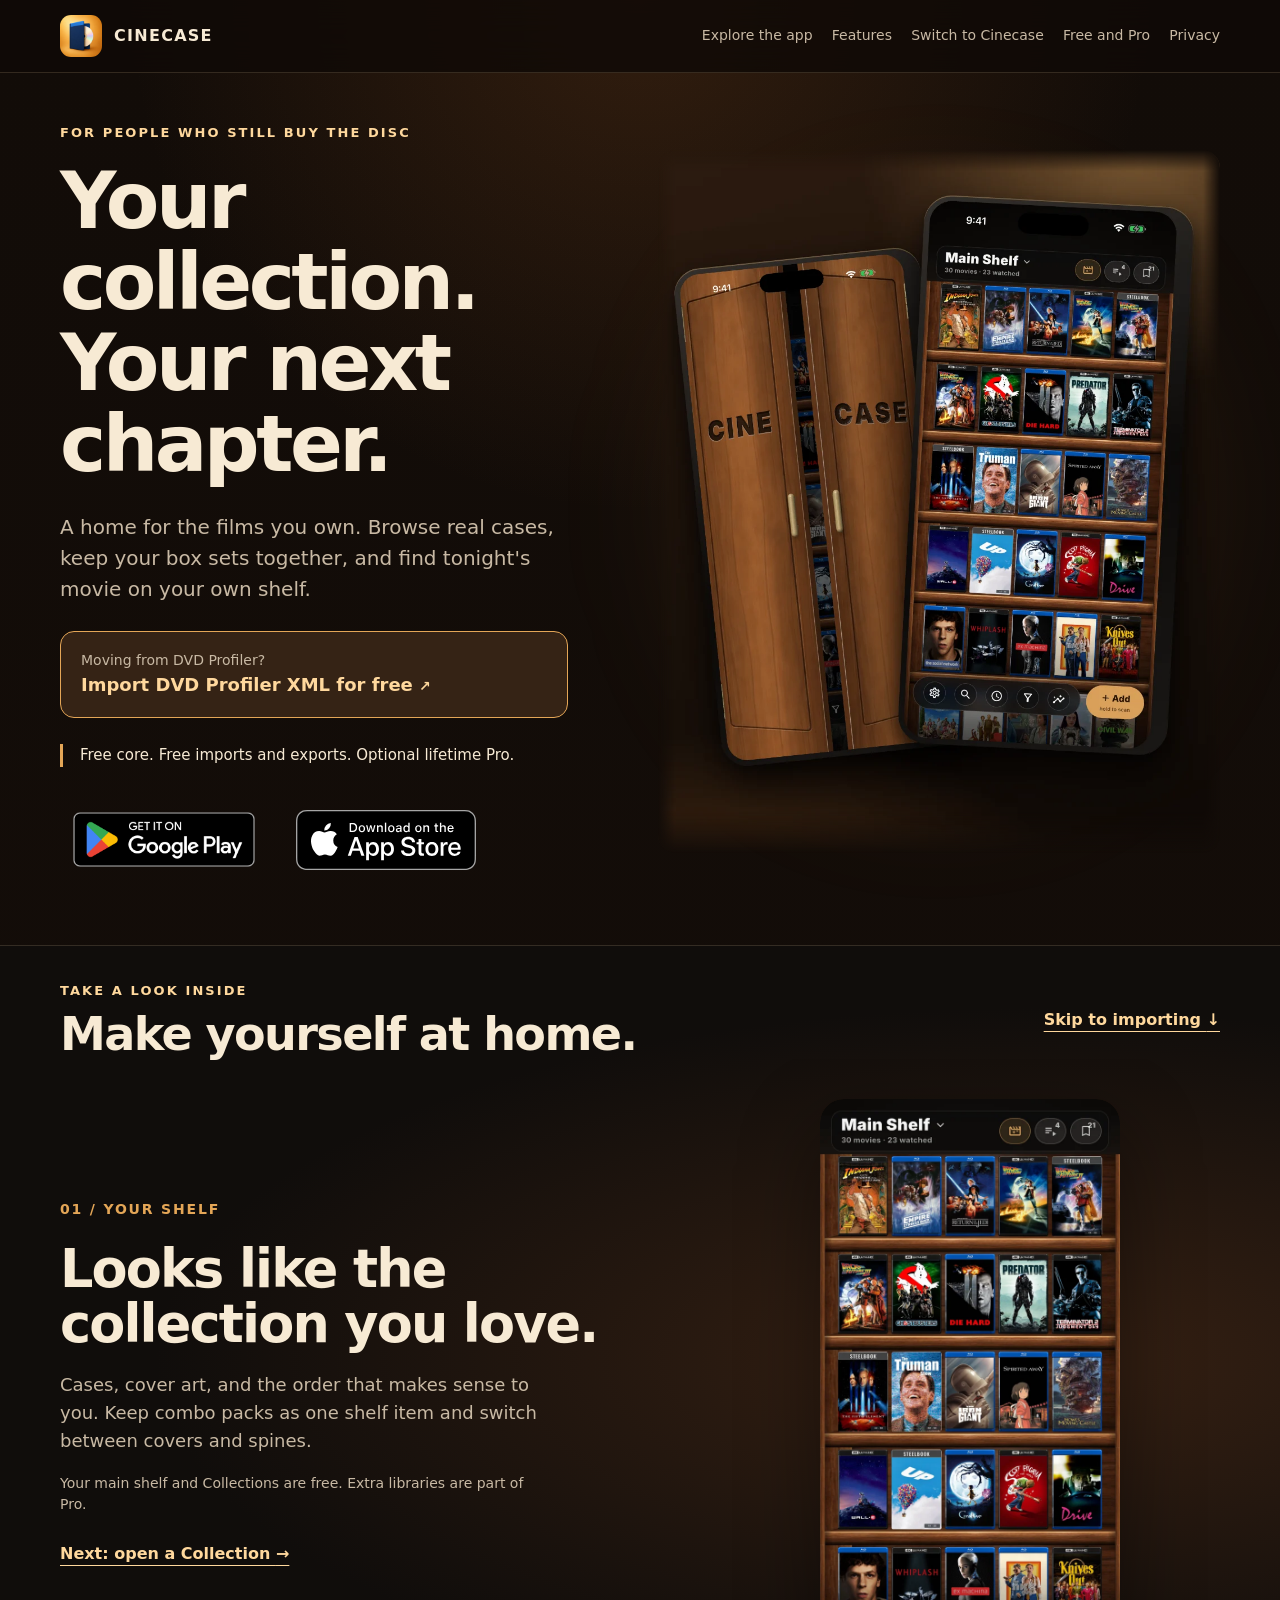
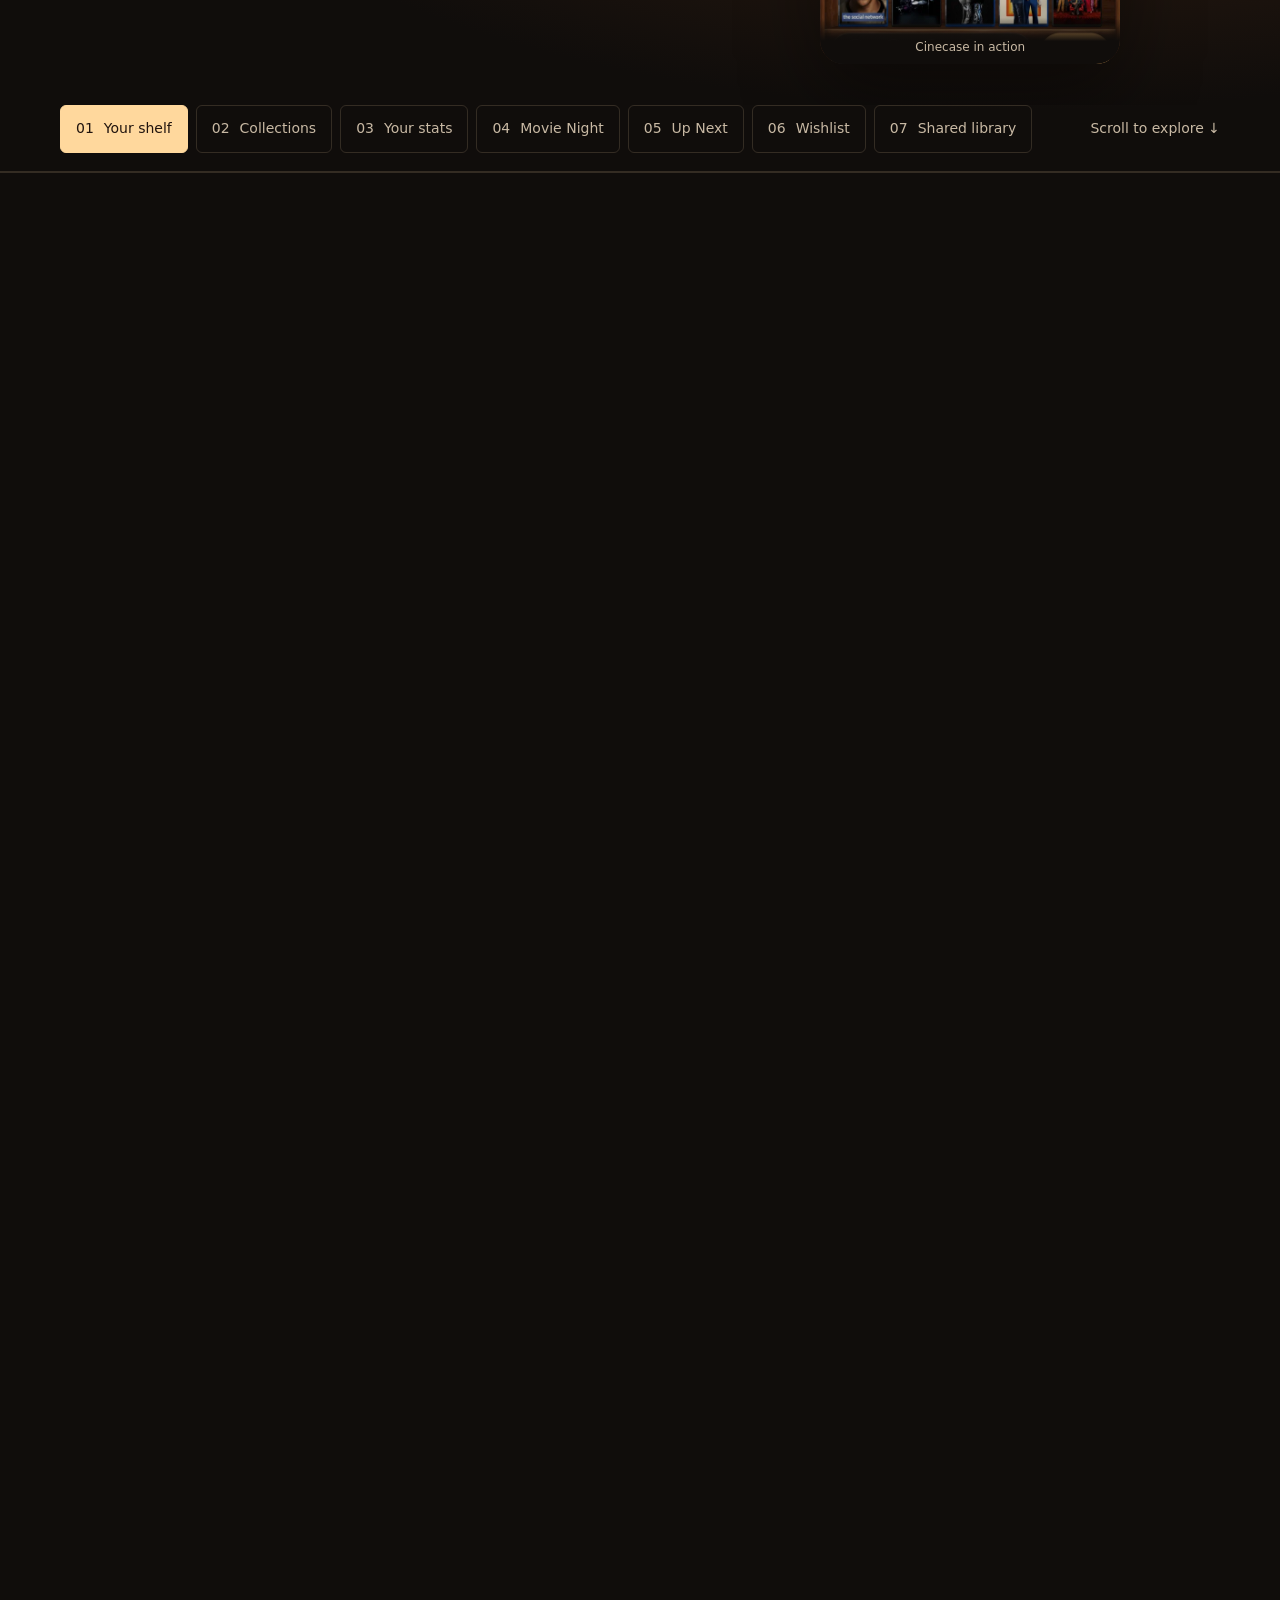
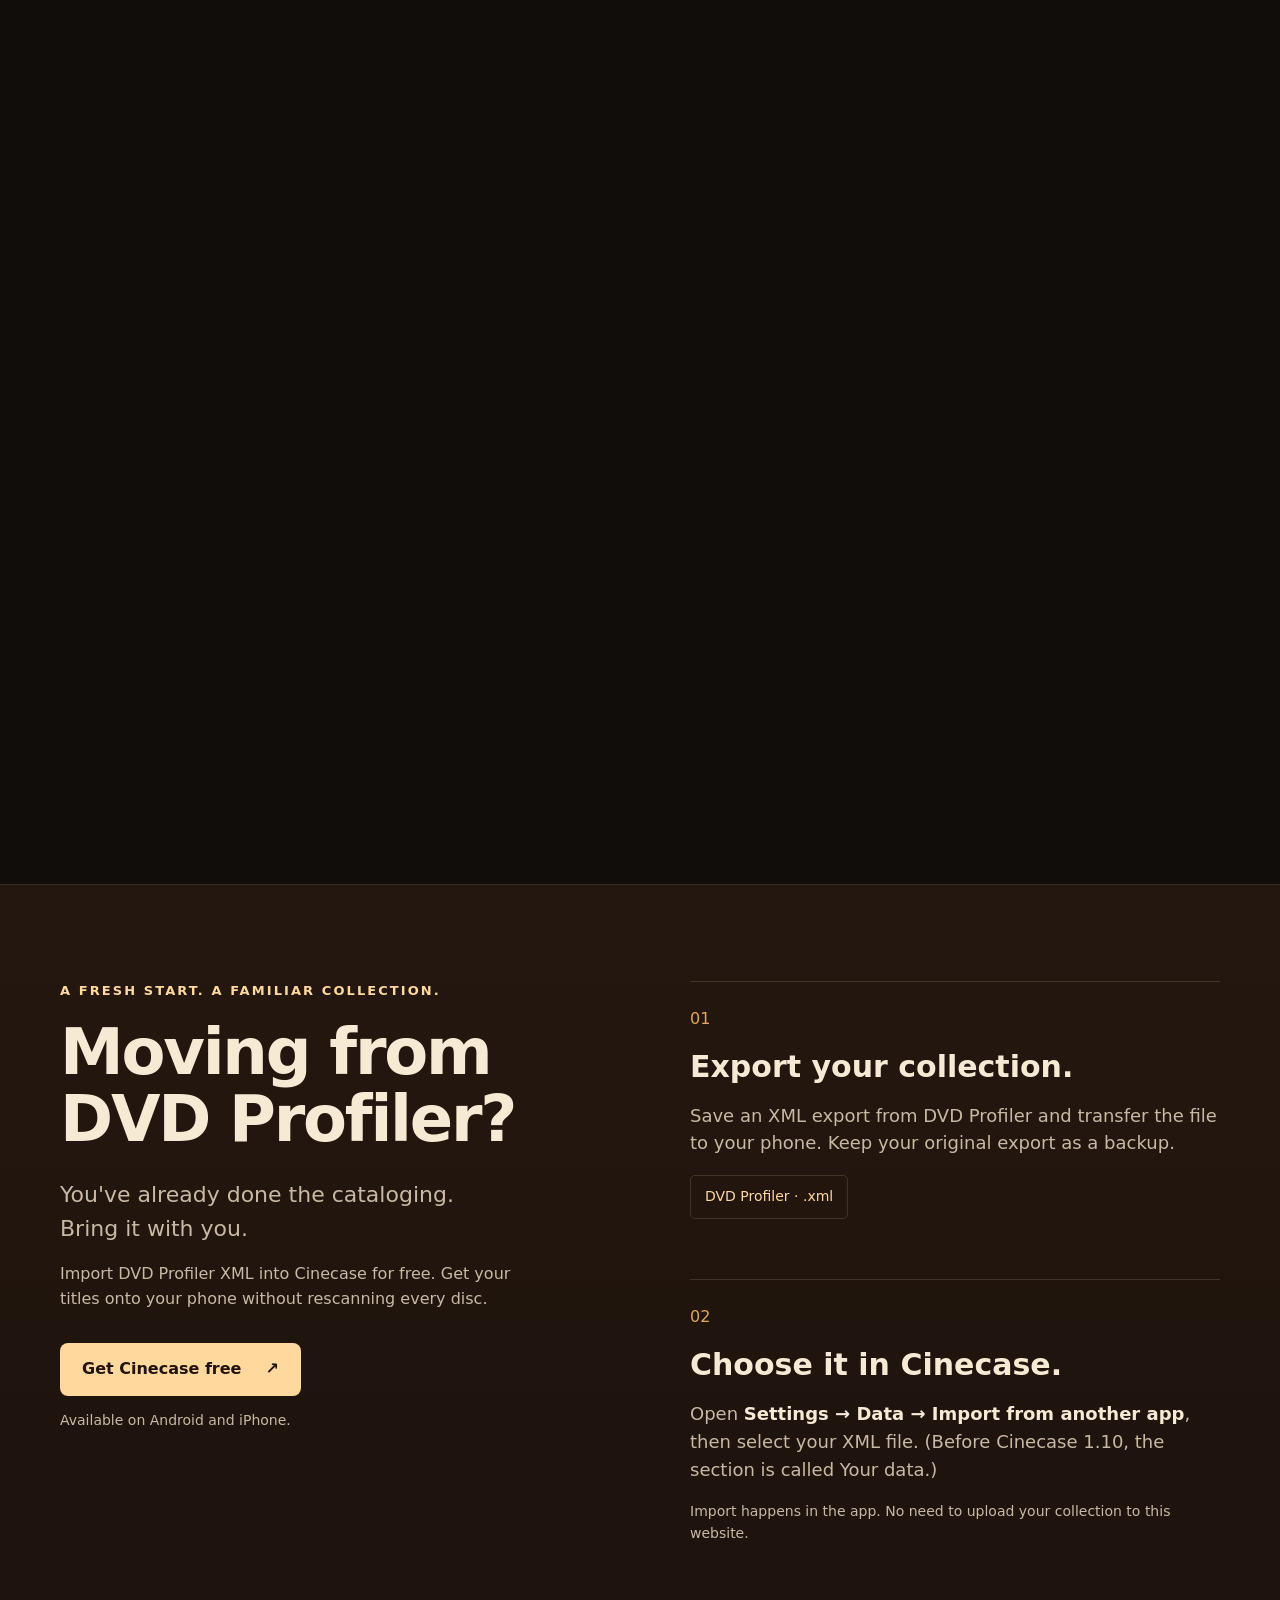
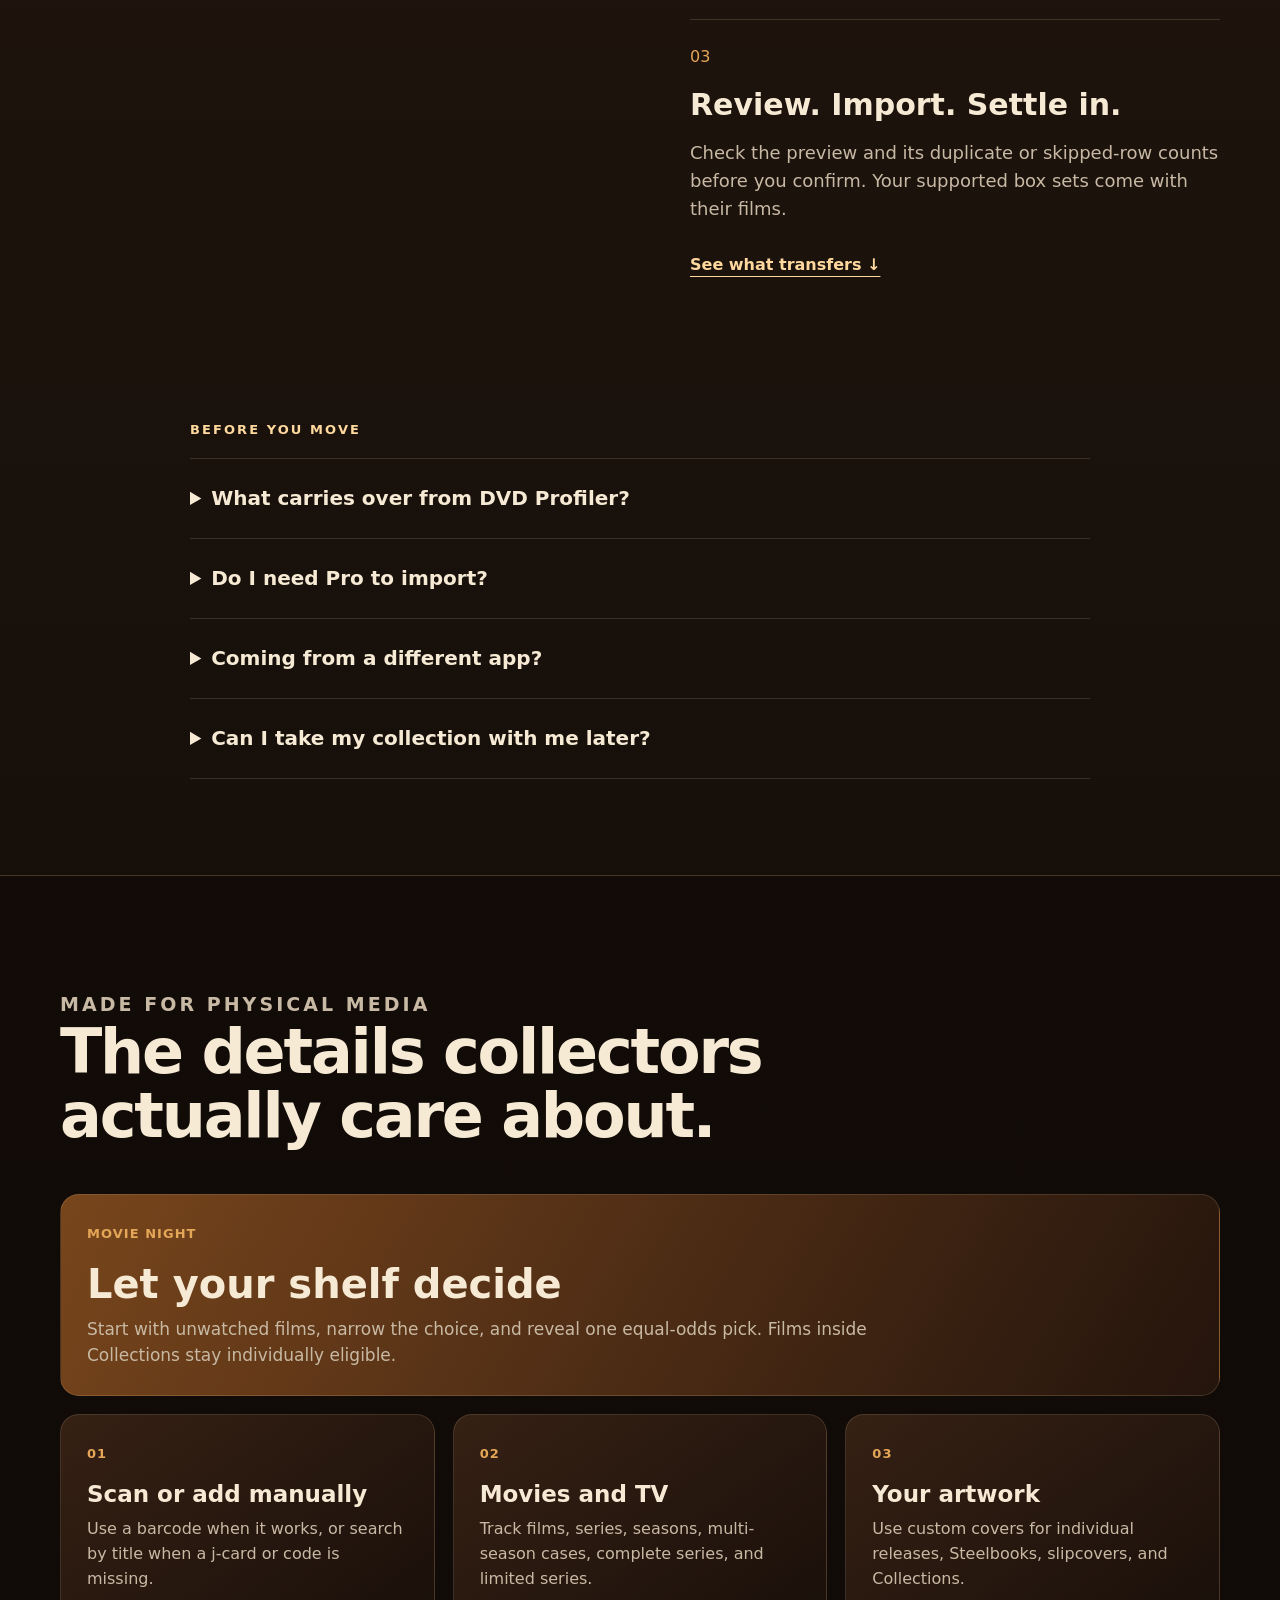
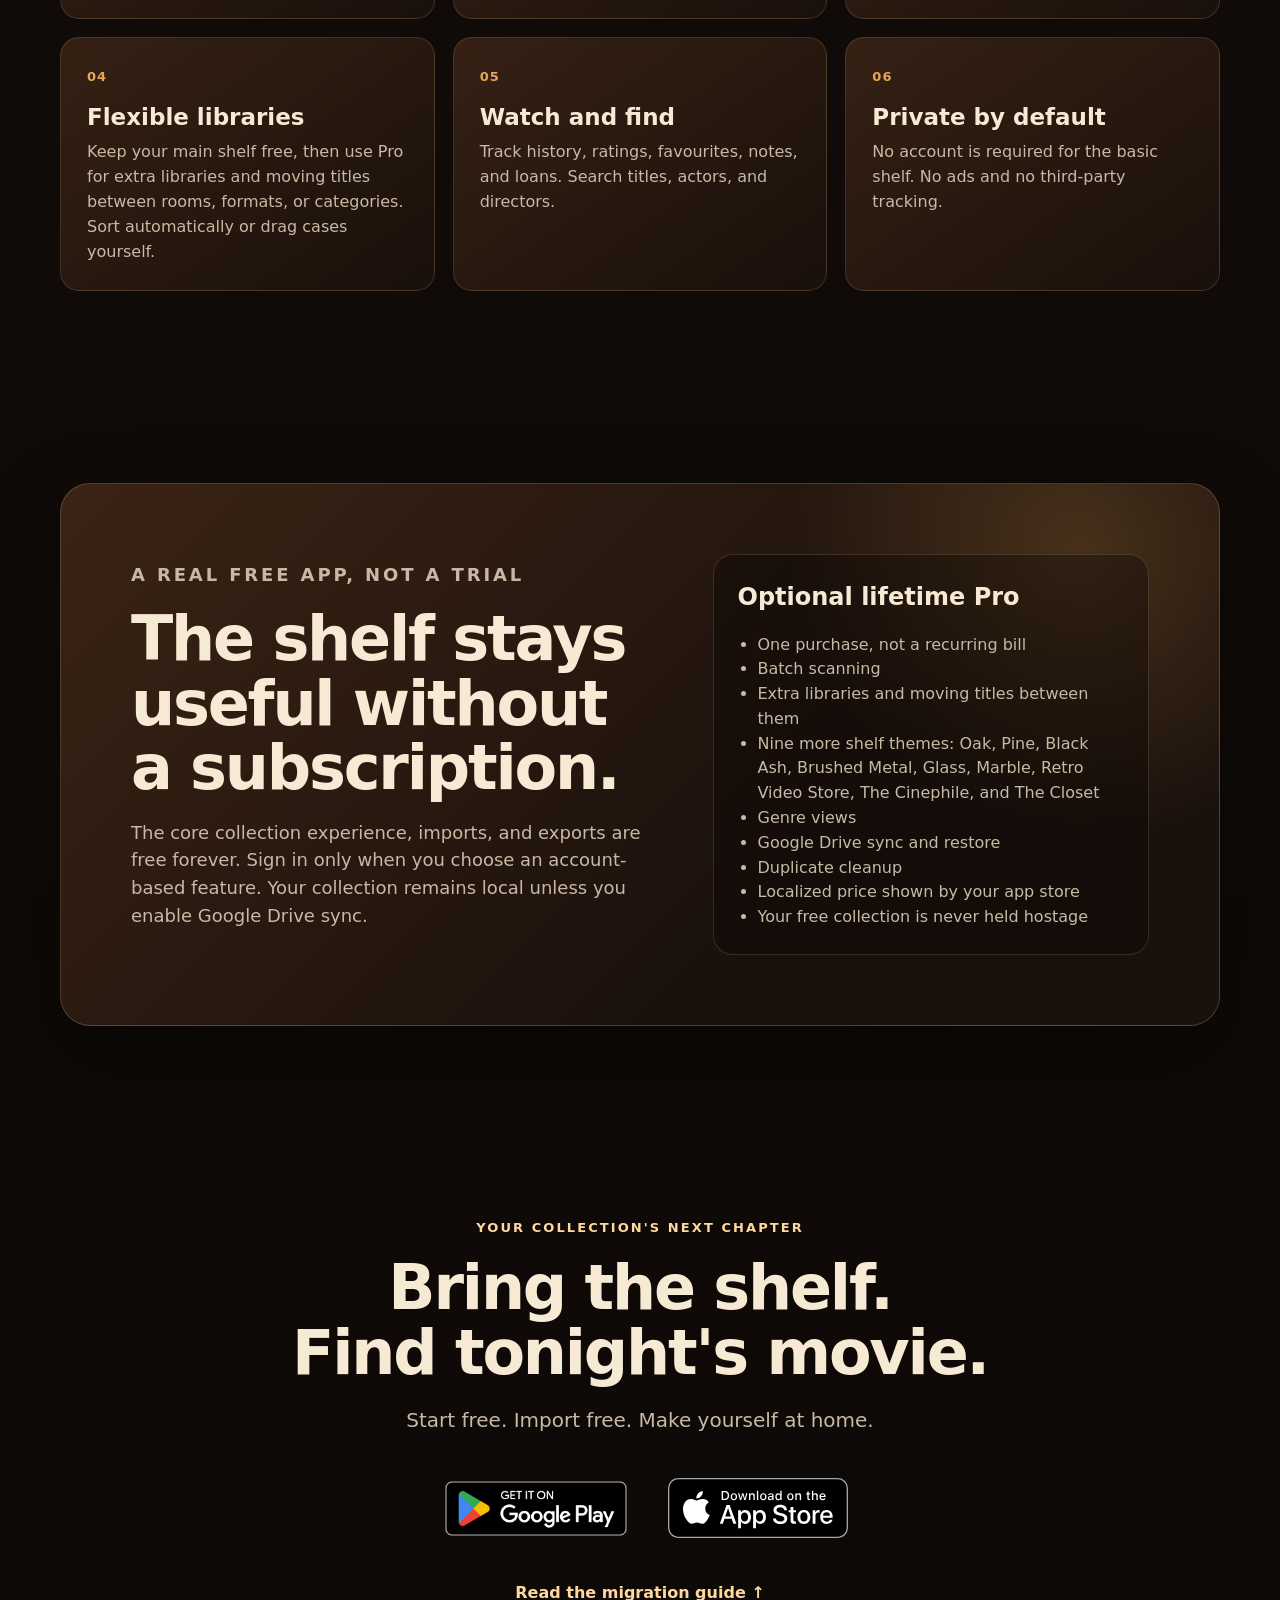
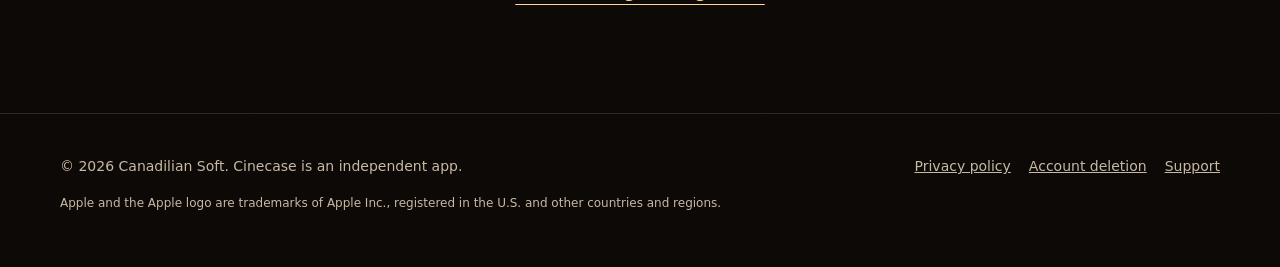
<file: index.html>
<!doctype html>
<html lang="en">
<head>
  <meta charset="utf-8">
  <meta name="viewport" content="width=device-width, initial-scale=1">
  <meta name="theme-color" content="#17100b">
  <meta name="description" content="Import DVD Profiler XML for free. Explore Cinecase for Android and iPhone: physical movie shelves, Collections, and Movie Night. Optional lifetime Pro.">
  <meta property="og:type" content="website">
  <meta property="og:title" content="Cinecase | Your collection. Your next chapter.">
  <meta property="og:description" content="Import DVD Profiler XML for free, explore your collection, and find tonight's movie. Android and iPhone. Free core, optional lifetime Pro.">
  <meta property="og:url" content="https://canadilian.com/">
  <meta property="og:image" content="https://canadilian.com/assets/og-cinecase-2.0.png">
  <meta name="twitter:card" content="summary_large_image">
  <link rel="canonical" href="https://canadilian.com/">
  <title>Cinecase | Free DVD Profiler XML import & movie collection app</title>
  <link rel="icon" href="assets/cinecase-app-icon.webp">
  <style>
    :root {
      color-scheme: dark;
      --ink: #f7ead4;
      --muted: #c8b9a4;
      --amber: #e4a657;
      --amber-soft: #ffd89d;
      --walnut: #2a190f;
      --panel: rgba(39, 25, 17, .78);
      --line: rgba(255, 221, 174, .15);
      --shadow: 0 30px 80px rgba(0, 0, 0, .42);
    }

    * { box-sizing: border-box; }
    html { scroll-behavior: smooth; }
    body {
      margin: 0;
      color: var(--ink);
      background:
        radial-gradient(circle at 50% 0%, rgba(163, 92, 38, .22), transparent 32rem),
        linear-gradient(180deg, #120c08 0%, #1a100b 54%, #0d0907 100%);
      font-family: Inter, ui-sans-serif, system-ui, -apple-system, BlinkMacSystemFont, "Segoe UI", sans-serif;
      line-height: 1.55;
    }

    a { color: inherit; }
    img { display: block; max-width: 100%; }
    .wrap { width: min(1160px, calc(100% - 40px)); margin: 0 auto; }

    header {
      position: sticky;
      top: 0;
      z-index: 20;
      border-bottom: 1px solid var(--line);
      background: rgba(16, 10, 7, .84);
      backdrop-filter: blur(18px);
    }

    nav {
      min-height: 72px;
      display: flex;
      align-items: center;
      justify-content: space-between;
      gap: 24px;
    }

    .brand {
      display: inline-flex;
      align-items: center;
      gap: 12px;
      text-decoration: none;
      font-weight: 850;
      letter-spacing: .08em;
    }

    .brand img { width: 42px; height: 42px; border-radius: 11px; }
    .nav-links { display: flex; gap: 22px; align-items: center; }
    .nav-links a { color: var(--muted); text-decoration: none; font-size: 0.875rem; }
    .nav-links a:hover, .nav-links a:focus-visible { color: var(--ink); }

    .hero {
      min-height: 790px;
      display: grid;
      grid-template-columns: .95fr 1.05fr;
      align-items: center;
      gap: clamp(36px, 7vw, 92px);
      padding: 72px 0 88px;
    }

    .eyebrow {
      margin: 0 0 18px;
      color: var(--amber-soft);
      font-size: 0.8125rem;
      font-weight: 800;
      letter-spacing: .16em;
      text-transform: uppercase;
    }

    h1, h2, h3 { line-height: 1.04; }
    h1 {
      margin: 0;
      max-width: 720px;
      font-size: clamp(3rem, 7vw, 5.375rem);
      letter-spacing: -.045em;
    }

    .lead {
      max-width: 620px;
      margin: 26px 0 0;
      color: var(--muted);
      font-size: clamp(1.125rem, 2vw, 1.375rem);
    }

    .promise {
      margin: 26px 0 0;
      padding-left: 17px;
      border-left: 3px solid var(--amber);
      font-weight: 750;
    }

    .store-actions { display: flex; align-items: center; flex-wrap: wrap; gap: 28px; margin-top: 32px; }
    .store-badge-link {
      display: inline-flex;
      align-items: center;
      border-radius: 12px;
      transition: transform .18s ease;
    }
    .store-badge-link:hover {
      transform: translateY(-2px);
    }
    .store-badge-link:focus-visible {
      outline: 3px solid var(--amber);
      outline-offset: 1px;
    }
    .store-badge { display: block; height: auto; }
    .store-badge-app { width: 180px; aspect-ratio: 119.66407 / 40; }
    .store-badge-google { width: 208px; }

    .hero-art {
      position: relative;
      isolation: isolate;
    }
    .hero-art::before {
      content: "";
      position: absolute;
      inset: 12% 8%;
      z-index: -1;
      border-radius: 48%;
      background: rgba(226, 151, 66, .12);
      filter: blur(70px);
    }
    .hero-art .hero-composite {
      width: min(100%, 610px);
      height: auto;
      margin: 0 auto;
      border: 0;
      border-radius: 18px;
      box-shadow: none;
      -webkit-mask-image: linear-gradient(to right, transparent, #000 3%, #000 97%, transparent), linear-gradient(to bottom, transparent, #000 3%, #000 94%, transparent);
      mask-image: linear-gradient(to right, transparent, #000 3%, #000 97%, transparent), linear-gradient(to bottom, transparent, #000 3%, #000 94%, transparent);
      -webkit-mask-composite: source-in;
      mask-composite: intersect;
    }

    section { padding: 96px 0; }
    .section-head { max-width: 760px; margin-bottom: 46px; }
    h2 { margin: 0; font-size: clamp(2.25rem, 5vw, 3.875rem); letter-spacing: -.035em; }
    .section-head p { margin: 18px 0 0; color: var(--muted); font-size: 1.1875rem; }

    .feature-grid {
      display: grid;
      grid-template-columns: repeat(3, 1fr);
      gap: 18px;
    }
    .feature {
      min-height: 190px;
      padding: 26px;
      border: 1px solid var(--line);
      border-radius: 19px;
      background: linear-gradient(145deg, rgba(65, 39, 24, .78), rgba(29, 18, 12, .76));
    }
    .feature span { color: var(--amber); font-size: 0.8125rem; font-weight: 850; letter-spacing: .08em; }
    .feature h3 { margin: 18px 0 0; font-size: 1.4375rem; }
    .feature p { margin: 10px 0 0; color: var(--muted); }
    .feature-major {
      grid-column: 1 / -1;
      min-height: 0;
      background: linear-gradient(120deg, rgba(132, 76, 31, .9), rgba(40, 23, 14, .82));
    }
    .feature-major h3 { font-size: clamp(1.75rem, 4vw, 2.5rem); }
    .feature-major p { max-width: 800px; font-size: 1.0625rem; }

    .free-panel {
      display: grid;
      grid-template-columns: 1.1fr .9fr;
      gap: 48px;
      align-items: center;
      padding: clamp(28px, 6vw, 70px);
      border: 1px solid rgba(255, 220, 171, .19);
      border-radius: 30px;
      background:
        radial-gradient(circle at 88% 12%, rgba(231, 164, 80, .21), transparent 18rem),
        linear-gradient(135deg, #3b2315, #1b110c 65%);
      box-shadow: var(--shadow);
    }
    .free-panel p { color: var(--muted); font-size: 1.125rem; }
    .price-note {
      padding: 24px;
      border-radius: 20px;
      background: rgba(8, 5, 4, .34);
      border: 1px solid var(--line);
    }
    .price-note strong { font-size: 1.5rem; }
    .price-note ul { margin: 16px 0 0; padding-left: 20px; color: var(--muted); }

    footer {
      padding: 42px 0 54px;
      border-top: 1px solid var(--line);
      color: var(--muted);
      font-size: 0.875rem;
    }
    .footer-row { display: flex; justify-content: space-between; gap: 28px; flex-wrap: wrap; }
    .footer-links { display: flex; gap: 18px; flex-wrap: wrap; }
    .footer-links a:hover, .footer-links a:focus-visible { color: var(--ink); }
    .trademark-credit { margin-top: 16px; font-size: 0.75rem; }

    @media (max-width: 900px) {
      .hero { grid-template-columns: 1fr; padding-top: 56px; }
      .hero-copy { text-align: center; }
      .lead { margin-inline: auto; }
      .promise { display: inline-block; text-align: left; }
      .store-actions { justify-content: center; }
      .hero-art .hero-composite { width: min(100%, 560px); }
      .feature-grid { grid-template-columns: repeat(2, 1fr); }
      .free-panel { grid-template-columns: 1fr; }
    }

    @media (max-width: 620px) {
      .wrap { width: min(100% - 28px, 1160px); }
      .hero { min-height: auto; padding: 48px 0 66px; }
      section { padding: 72px 0; }
      .feature-grid { grid-template-columns: 1fr; }
    }

    @media (prefers-reduced-motion: reduce) {
      html { scroll-behavior: auto; }
    }
  .migration-cta {display:block; margin-top:26px;padding:18px 20px;border:1px solid var(--amber);border-radius:14px;background:#352315;text-decoration:none}.migration-cta span {display:block;color:var(--muted);font-size:0.875rem}.migration-cta strong {display:block;color:var(--amber-soft);font-size:1.125rem}.migration-cta strong span {display:inline;color:inherit}.hero {min-height:740px;padding:50px 0 65px}h1{font-size:clamp(3rem,6.1vw,4.875rem)}:focus-visible{outline:3px solid #ffd89d;outline-offset:5px}
</style>
  <link rel="stylesheet" href="interactive.css?v=8">
  <script src="interactive.js?v=8" defer></script>
</head>
<body>
  <a class="skip-link" href="#main-content">Skip to content</a>
  <header>
    <nav class="wrap" aria-label="Main navigation">
      <a class="brand" href="#top">
        <img src="assets/cinecase-app-icon.webp" width="42" height="42" alt="">
        <span>CINECASE</span>
      </a>
      <div class="nav-links">
        <a href="#tour">Explore the app</a>
        <a href="#features">Features</a>
        <a href="#migration">Switch to Cinecase</a>
        <a href="#free">Free and Pro</a>
        <a href="privacy-policy/">Privacy</a>
      </div>
      <details class="mobile-nav"><summary>Menu</summary>      <div class="mobile-nav-links">
        <a href="#tour">Explore the app</a>
        <a href="#features">Features</a>
        <a href="#migration">Switch to Cinecase</a>
        <a href="#free">Free and Pro</a>
        <a href="privacy-policy/">Privacy</a>
      </div></details>
    </nav>
  </header>

  <main id="top">
    <div class="hero wrap" id="main-content" tabindex="-1">
      <div class="hero-copy">
        <p class="eyebrow">For people who still buy the disc</p>
        <h1>Your collection.<br>Your next chapter.</h1>
        <p class="lead">A home for the films you own. Browse real cases, keep your box sets together, and find tonight's movie on your own shelf.</p>
        <a class="migration-cta" href="#migration"><span>Moving from DVD Profiler?</span><strong>Import DVD Profiler XML for free <span aria-hidden="true">↗</span></strong></a>
        <p class="promise">Free core. Free imports and exports. Optional lifetime Pro.</p>
        <div class="store-actions" aria-label="Store availability">
          <a class="store-badge-link" href="https://play.google.com/store/apps/details?id=com.blurayshelf.movie_shelf" target="_blank" rel="noopener noreferrer" aria-label="Get Cinecase on Google Play">
            <img class="store-badge store-badge-google" src="assets/google-play-badge.png" width="646" height="250" alt="Get it on Google Play">
          </a>
          <a class="store-badge-link" href="https://apps.apple.com/app/id6789741630" target="_blank" rel="noopener noreferrer" aria-label="Download Cinecase on the App Store">
            <img class="store-badge store-badge-app" src="assets/app-store-badge.svg" width="120" height="40" alt="Download on the App Store">
          </a>
        </div>
      </div>
      <div class="hero-art">
        <div class="hero-composite" role="img" aria-label="Cinecase 2.0 on two phones: wooden doors opening onto the shelf, and a shelf of movie cases">
          <img class="hero-background" src="assets/hero-2.0.webp" width="1000" height="1250" fetchpriority="high" alt="">
        </div>
      </div>
    </div>

    <section id="tour" class="tour" aria-labelledby="tour-title">
      <div class="tour-stage">
        <div class="wrap tour-heading"><div><p class="eyebrow">Take a look inside</p><h2 id="tour-title">Make yourself at home.</h2></div><a class="text-link" href="#migration">Skip to importing <span aria-hidden="true">↓</span></a></div>
        <div class="tour-window wrap">
          <div class="tour-track">
            <article class="tour-slide" id="tour-shelf" aria-labelledby="shelf-title">
              <div class="tour-copy"><p class="chapter">01 / YOUR SHELF</p><h3 id="shelf-title">Looks like the<br>collection you love.</h3><p>Cases, cover art, and the order that makes sense to you. Keep combo packs as one shelf item and switch between covers and spines.</p><p class="detail-note">Your main shelf and Collections are free. Extra libraries are part of Pro.</p><a class="text-link" href="#tour-collection">Next: open a Collection <span aria-hidden="true">→</span></a></div>
              <figure class="tour-image"><video src="assets/tour-shelf.mp4" poster="assets/iphone-shelf.webp" width="576" height="1024" muted loop playsinline preload="none" aria-label="Cinecase's Covers view with a personal movie collection"></video><figcaption>Cinecase in action</figcaption></figure>
            </article>
            <article class="tour-slide" id="tour-collection" aria-labelledby="collection-title">
              <div class="tour-copy"><p class="chapter">02 / THE FILMS INSIDE</p><h3 id="collection-title">One box.<br>All discs in it.</h3><p>Open a Collection to see the films it holds. Keep trilogies, franchises, and box sets together without losing the individual movies.</p><p class="detail-note">Movie Night can choose individual films inside Collections, too.</p><a class="text-link" href="#tour-stats">Next: get the bigger picture <span aria-hidden="true">→</span></a></div>
              <figure class="tour-image"><video src="assets/tour-collection.mp4" poster="assets/iphone-collection.webp" width="576" height="1024" muted loop playsinline preload="none" aria-label="The Lord of the Rings Trilogy Collection open, showing its three films"></video><figcaption>Cinecase in action</figcaption></figure>
            </article>
            <article class="tour-slide" id="tour-stats" aria-labelledby="stats-title">
              <div class="tour-copy"><p class="chapter">03 / YOUR COLLECTION, IN FOCUS</p><h3 id="stats-title">Know your shelf.</h3><p>See your collection from a new angle. Explore your formats, genres, decades, and watch history.</p><p class="detail-note">Your collection, at a glance.</p><a class="text-link" href="#tour-movie-night">Next: find your next watch <span aria-hidden="true">→</span></a></div>
              <figure class="tour-image"><video src="assets/tour-stats.mp4" poster="assets/iphone-stats.webp" width="576" height="1024" muted loop playsinline preload="none" aria-label="Cinecase statistics showing collection totals and movie formats"></video><figcaption>Cinecase in action</figcaption></figure>
            </article>
            <article class="tour-slide" id="tour-movie-night" aria-labelledby="movie-night-title">
              <div class="tour-copy"><p class="chapter">04 / MOVIE NIGHT</p><h3 id="movie-night-title">Find your<br>next watch.</h3><p>When you can't decide, Movie Night picks from the films you own. Start with unwatched films or narrow the choice by genre, runtime, actor, or director.</p><p class="detail-note">Found a keeper? Add the pick to Up Next.</p><a class="text-link" href="#tour-up-next">Next: keep your watch queue <span aria-hidden="true">→</span></a></div>
              <figure class="tour-image tour-image--screen"><video src="assets/tour-movie-night.mp4" poster="assets/iphone-movie-night.webp" width="576" height="1024" muted loop playsinline preload="none" aria-label="Movie Night revealing Back to the Future as tonight's pick, with an Add to Up Next button"></video><figcaption>Cinecase in action</figcaption></figure>
            </article>
            <article class="tour-slide" id="tour-up-next" aria-labelledby="up-next-title">
              <div class="tour-copy"><p class="chapter">05 / UP NEXT</p><h3 id="up-next-title">Keep track of what<br>you watch next.</h3><p>Keep the films you want to watch in one queue. Arrange them in your own order, see the total runtime, and mark them watched as you go.</p><p class="detail-note">Your next movie is ready when you are.</p><a class="text-link" href="#tour-wishlist">Next: save what you want <span aria-hidden="true">→</span></a></div>
              <figure class="tour-image tour-image--screen"><video src="assets/tour-up-next.mp4" poster="assets/iphone-up-next.webp" width="576" height="1024" muted loop playsinline preload="none" aria-label="Up Next showing a four-film watch queue with total runtime, watched controls and reorder handles"></video><figcaption>Cinecase in action</figcaption></figure>
            </article>
            <article class="tour-slide" id="tour-wishlist" aria-labelledby="wishlist-title">
              <div class="tour-copy"><p class="chapter">06 / WISHLIST</p><h3 id="wishlist-title">Save it now.<br>Own it later.</h3><p>Keep every title you are hunting for in one list. Search it, add to it, and share the whole list when someone asks what to get you.</p><p class="detail-note">Tap Got it when it makes the shelf.</p><a class="text-link" href="#tour-shared-library">Next: share your shelf <span aria-hidden="true">→</span></a></div>
              <figure class="tour-image tour-image--screen"><video src="assets/tour-wishlist.mp4" poster="assets/iphone-wishlist.jpg" width="576" height="1024" muted loop playsinline preload="none" aria-label="The Wishlist sheet listing saved titles with a search field, share button and Got it buttons"></video><figcaption>Cinecase in action</figcaption></figure>
            </article>
            <article class="tour-slide" id="tour-shared-library" aria-labelledby="shared-library-title">
              <div class="tour-copy"><p class="chapter">07 / SHARED LIBRARY</p><h3 id="shared-library-title">Show your shelf.<br>Keep your shelf.</h3><p>Send your library to a friend. They open it in Cinecase and browse it read-only, and your own collection is never touched.</p><p class="detail-note">A shared shelf shows an as-of date and is never part of their collection.</p><a class="text-link" href="#migration">Bring your collection over <span aria-hidden="true">→</span></a></div>
              <figure class="tour-image tour-image--screen"><video src="assets/tour-shared-library.mp4" poster="assets/iphone-shared-library.jpg" width="576" height="1024" muted loop playsinline preload="none" aria-label="A friend's shared Main Shelf open in viewing mode, with an as-of date and a Leave button"></video><figcaption>Cinecase in action</figcaption></figure>
            </article>
          </div>
        </div>
        <div class="tour-controls wrap" aria-label="Tour chapters"><div class="chapter-links"><a href="#tour-shelf">01 <span>Your shelf</span></a><a href="#tour-collection">02 <span>Collections</span></a><a href="#tour-stats">03 <span>Your stats</span></a><a href="#tour-movie-night">04 <span>Movie Night</span></a><a href="#tour-up-next">05 <span>Up Next</span></a><a href="#tour-wishlist">06 <span>Wishlist</span></a><a href="#tour-shared-library">07 <span>Shared library</span></a></div><span class="scroll-hint">Scroll to explore <span aria-hidden="true">↓</span></span></div>
        <div class="tour-progress" aria-hidden="true"><span></span></div>
      </div>
    </section>

    <section id="migration" class="migration" aria-labelledby="migration-title">
      <div class="wrap migration-layout">
        <div class="migration-intro"><p class="eyebrow">A fresh start. A familiar collection.</p><h2 id="migration-title">Moving from<br>DVD Profiler?</h2><p class="lead">You've already done the cataloging.<br>Bring it with you.</p><p>Import DVD Profiler XML into Cinecase for free. Get your titles onto your phone without rescanning every disc.</p><a class="button" href="#download">Get Cinecase free <span aria-hidden="true">↗</span></a><p class="detail-note">Available on Android and iPhone.</p></div>
        <div class="migration-steps">
          <article class="migration-step"><span class="step-number">01</span><h3>Export your collection.</h3><p>Save an XML export from DVD Profiler and transfer the file to your phone. Keep your original export as a backup.</p><span class="file-label">DVD Profiler · .xml</span></article>
          <article class="migration-step"><span class="step-number">02</span><h3>Choose it in Cinecase.</h3><p>Open <strong>Settings → Data → Import from another app</strong>, then select your XML file. (Before Cinecase 1.10, the section is called Your data.)</p><p class="detail-note">Import happens in the app. No need to upload your collection to this website.</p></article>
          <article class="migration-step"><span class="step-number">03</span><h3>Review. Import. Settle in.</h3><p>Check the preview and its duplicate or skipped-row counts before you confirm. Your supported box sets come with their films.</p><a class="text-link" href="#migration-details">See what transfers <span aria-hidden="true">↓</span></a></article>
        </div>
      </div>
      <div class="wrap migration-faq" id="migration-details">
        <p class="eyebrow">Before you move</p>
        <details><summary>What carries over from DVD Profiler?</summary><div><p>Supported fields include titles, production years, formats, editions, and retail barcodes. Supported multi-film box-set relationships become Collections with films inside. Special features and Easter eggs come across as each title's Bonus and features.</p><p>Not every DVD Profiler field transfers. Nested box sets and single-child profiles are not grouped the same way. Keep your original export and review the import preview before confirming.</p></div></details>
        <details><summary>Do I need Pro to import?</summary><div><p>No. Imports and exports are free. The core collection experience stays free, with an optional one-time Pro purchase for extras such as batch scanning, extra libraries, and Google Drive sync.</p></div></details>
        <details><summary>Coming from a different app?</summary><div><p>Cinecase also accepts CLZ XML or CSV, My Movies CSV, Letterboxd watched or watchlist CSV, and generic CSV. The import preview helps you check what Cinecase recognized before adding it.</p><p>Export support and fields vary by app. A Letterboxd watchlist arrives as your wishlist, and a Letterboxd import is not a full diary transfer.</p></div></details>
        <details><summary>Can I take my collection with me later?</summary><div><p>Yes. Backup and export remain free, so you can keep a copy of your data. No account is required for the basic local shelf.</p></div></details>
      </div>
    </section>
    <section id="features" aria-labelledby="features-title">
      <div class="wrap">
        <div class="section-head">
          <p class="eyebrow">Made for physical media</p>
          <h2 id="features-title">The details collectors actually care about.</h2>
        </div>
        <div class="feature-grid">
          <article class="feature feature-major"><span>MOVIE NIGHT</span><h3>Let your shelf decide</h3><p>Start with unwatched films, narrow the choice, and reveal one equal-odds pick. Films inside Collections stay individually eligible.</p></article>
          <article class="feature"><span>01</span><h3>Scan or add manually</h3><p>Use a barcode when it works, or search by title when a j-card or code is missing.</p></article>
          <article class="feature"><span>02</span><h3>Movies and TV</h3><p>Track films, series, seasons, multi-season cases, complete series, and limited series.</p></article>
          <article class="feature"><span>03</span><h3>Your artwork</h3><p>Use custom covers for individual releases, Steelbooks, slipcovers, and Collections.</p></article>
          <article class="feature"><span>04</span><h3>Flexible libraries</h3><p>Keep your main shelf free, then use Pro for extra libraries and moving titles between rooms, formats, or categories. Sort automatically or drag cases yourself.</p></article>
          <article class="feature"><span>05</span><h3>Watch and find</h3><p>Track history, ratings, favourites, notes, and loans. Search titles, actors, and directors.</p></article>
          <article class="feature"><span>06</span><h3>Private by default</h3><p>No account is required for the basic shelf. No ads and no third-party tracking.</p></article>
        </div>
      </div>
    </section>

    <section id="free">
      <div class="wrap">
        <div class="free-panel">
          <div>
            <p class="eyebrow">A real free app, not a trial</p>
            <h2>The shelf stays useful without a subscription.</h2>
            <p>The core collection experience, imports, and exports are free forever. Sign in only when you choose an account-based feature. Your collection remains local unless you enable Google Drive sync.</p>
          </div>
          <div class="price-note">
            <strong>Optional lifetime Pro</strong>
            <ul>
              <li>One purchase, not a recurring bill</li>
              <li>Batch scanning</li>
              <li>Extra libraries and moving titles between them</li>
              <li>Nine more shelf themes: Oak, Pine, Black Ash, Brushed Metal, Glass, Marble, Retro Video Store, The Cinephile, and The Closet</li>
              <li>Genre views</li>
              <li>Google Drive sync and restore</li>
              <li>Duplicate cleanup</li>
              <li>Localized price shown by your app store</li>
              <li>Your free collection is never held hostage</li>
            </ul>
          </div>
        </div>
      </div>
    </section>
    <section id="download" class="download wrap" aria-labelledby="download-title"><p class="eyebrow">Your collection's next chapter</p><h2 id="download-title">Bring the shelf.<br>Find tonight's movie.</h2><p>Start free. Import free. Make yourself at home.</p>        <div class="store-actions" aria-label="Store availability">
          <a class="store-badge-link" href="https://play.google.com/store/apps/details?id=com.blurayshelf.movie_shelf" target="_blank" rel="noopener noreferrer" aria-label="Get Cinecase on Google Play">
            <img class="store-badge store-badge-google" src="assets/google-play-badge.png" width="646" height="250" alt="Get it on Google Play">
          </a>
          <a class="store-badge-link" href="https://apps.apple.com/app/id6789741630" target="_blank" rel="noopener noreferrer" aria-label="Download Cinecase on the App Store">
            <img class="store-badge store-badge-app" src="assets/app-store-badge.svg" width="120" height="40" alt="Download on the App Store">
          </a>
        </div>
<a class="text-link" href="#migration">Read the migration guide ↑</a></section>
  </main>

  <footer>
    <div class="wrap footer-row">
      <div>© 2026 Canadilian Soft. Cinecase is an independent app.</div>
      <div class="footer-links">
        <a href="privacy-policy/">Privacy policy</a>
        <a href="account-deletion/">Account deletion</a>
        <a href="mailto:canadiliansoft@gmail.com">Support</a>
      </div>
    </div>
    <div class="wrap trademark-credit">Apple and the Apple logo are trademarks of Apple Inc., registered in the U.S. and other countries and regions.</div>
  </footer>
</body>
</html>
</file>
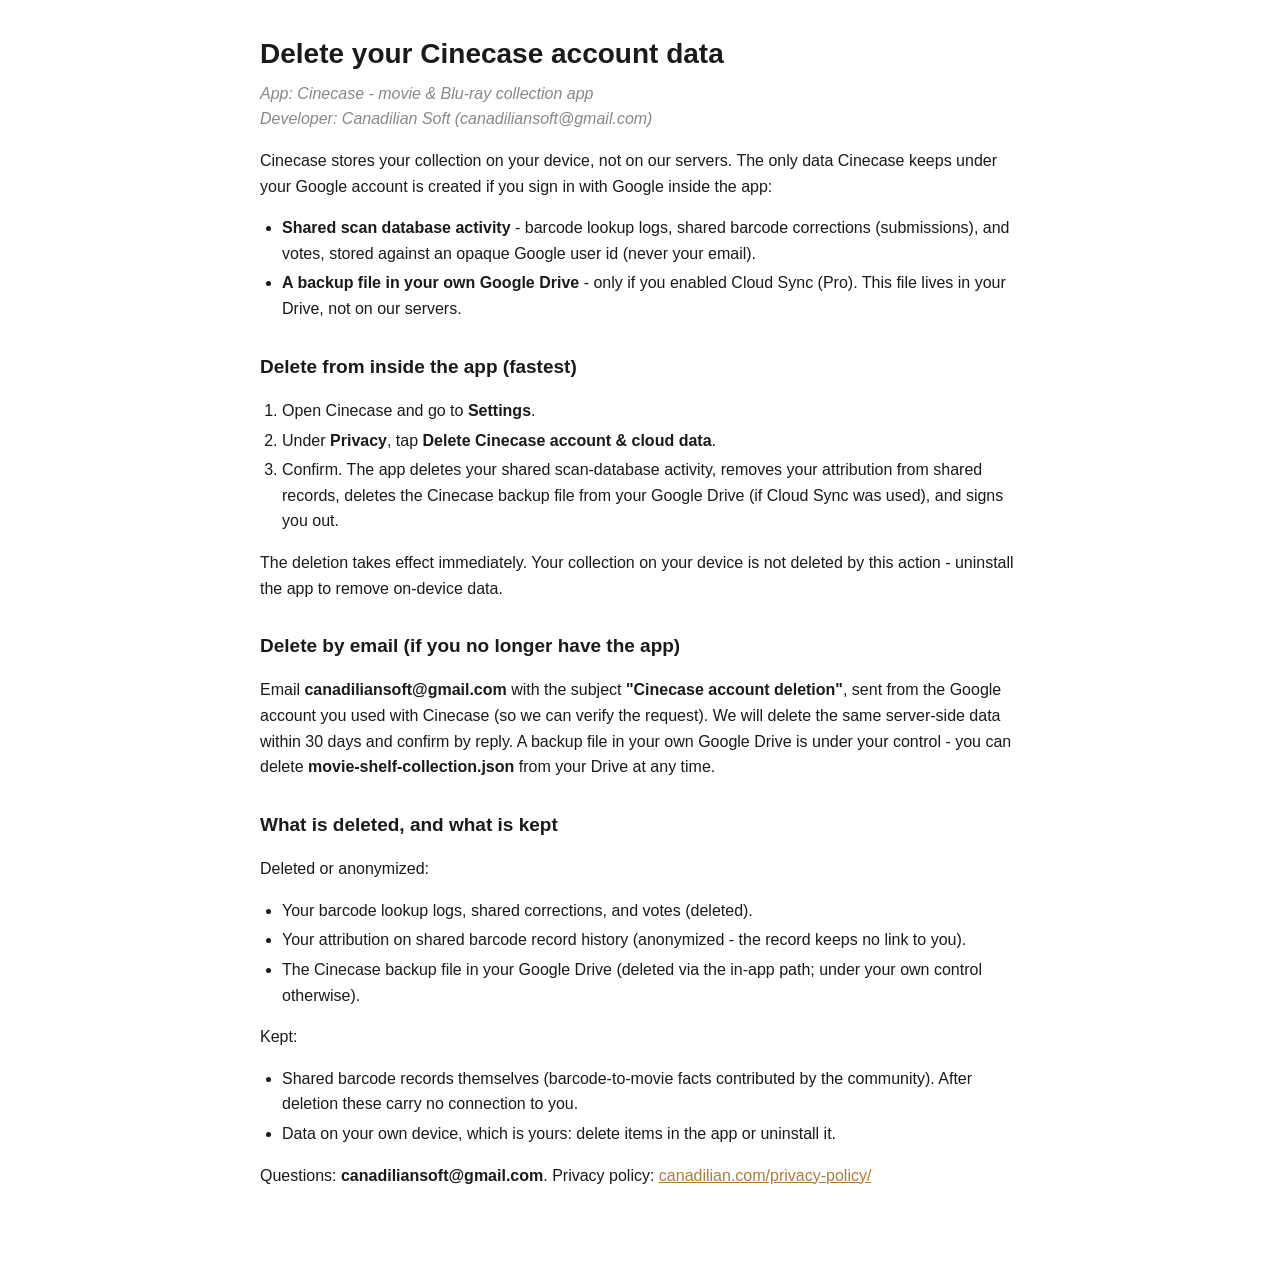
<file: account-deletion/index.html>
<!doctype html>
<html lang="en">
<head>
<meta charset="utf-8">
<meta name="viewport" content="width=device-width, initial-scale=1">
<link rel="canonical" href="https://canadilian.com/account-deletion/">
<title>Cinecase - Delete Your Account Data</title>
<style>
:root{color-scheme:light dark}
body{font-family:-apple-system,Segoe UI,Roboto,Helvetica,Arial,sans-serif;line-height:1.6;max-width:760px;margin:0 auto;padding:32px 20px 64px;color:#1a1a1a;background:#fff}
@media(prefers-color-scheme:dark){body{color:#e7e7e7;background:#15110d}a{color:#d9a05b}}
h1{font-size:28px;margin:0 0 4px}h2{font-size:19px;margin:30px 0 6px}
.muted{color:#888;margin-top:0}ul,ol{padding-left:22px}li{margin:4px 0}
a{color:#b47a35}strong{font-weight:700}
</style>
</head>
<body>
<h1>Delete your Cinecase account data</h1>
<p class="muted"><em>App: Cinecase - movie &amp; Blu-ray collection app<br>
Developer: Canadilian Soft (canadiliansoft@gmail.com)</em></p>

<p>Cinecase stores your collection on your device, not on our servers. The only data Cinecase keeps under your Google account is created if you sign in with Google inside the app:</p>
<ul>
<li><strong>Shared scan database activity</strong> - barcode lookup logs, shared barcode corrections (submissions), and votes, stored against an opaque Google user id (never your email).</li>
<li><strong>A backup file in your own Google Drive</strong> - only if you enabled Cloud Sync (Pro). This file lives in your Drive, not on our servers.</li>
</ul>

<h2>Delete from inside the app (fastest)</h2>
<ol>
<li>Open Cinecase and go to <strong>Settings</strong>.</li>
<li>Under <strong>Privacy</strong>, tap <strong>Delete Cinecase account &amp; cloud data</strong>.</li>
<li>Confirm. The app deletes your shared scan-database activity, removes your attribution from shared records, deletes the Cinecase backup file from your Google Drive (if Cloud Sync was used), and signs you out.</li>
</ol>
<p>The deletion takes effect immediately. Your collection on your device is not deleted by this action - uninstall the app to remove on-device data.</p>

<h2>Delete by email (if you no longer have the app)</h2>
<p>Email <strong>canadiliansoft@gmail.com</strong> with the subject <strong>"Cinecase account deletion"</strong>, sent from the Google account you used with Cinecase (so we can verify the request). We will delete the same server-side data within 30 days and confirm by reply. A backup file in your own Google Drive is under your control - you can delete <strong>movie-shelf-collection.json</strong> from your Drive at any time.</p>

<h2>What is deleted, and what is kept</h2>
<p>Deleted or anonymized:</p>
<ul>
<li>Your barcode lookup logs, shared corrections, and votes (deleted).</li>
<li>Your attribution on shared barcode record history (anonymized - the record keeps no link to you).</li>
<li>The Cinecase backup file in your Google Drive (deleted via the in-app path; under your own control otherwise).</li>
</ul>
<p>Kept:</p>
<ul>
<li>Shared barcode records themselves (barcode-to-movie facts contributed by the community). After deletion these carry no connection to you.</li>
<li>Data on your own device, which is yours: delete items in the app or uninstall it.</li>
</ul>

<p>Questions: <strong>canadiliansoft@gmail.com</strong>. Privacy policy: <a href="../privacy-policy/">canadilian.com/privacy-policy/</a></p>

</body>
</html>
</file>
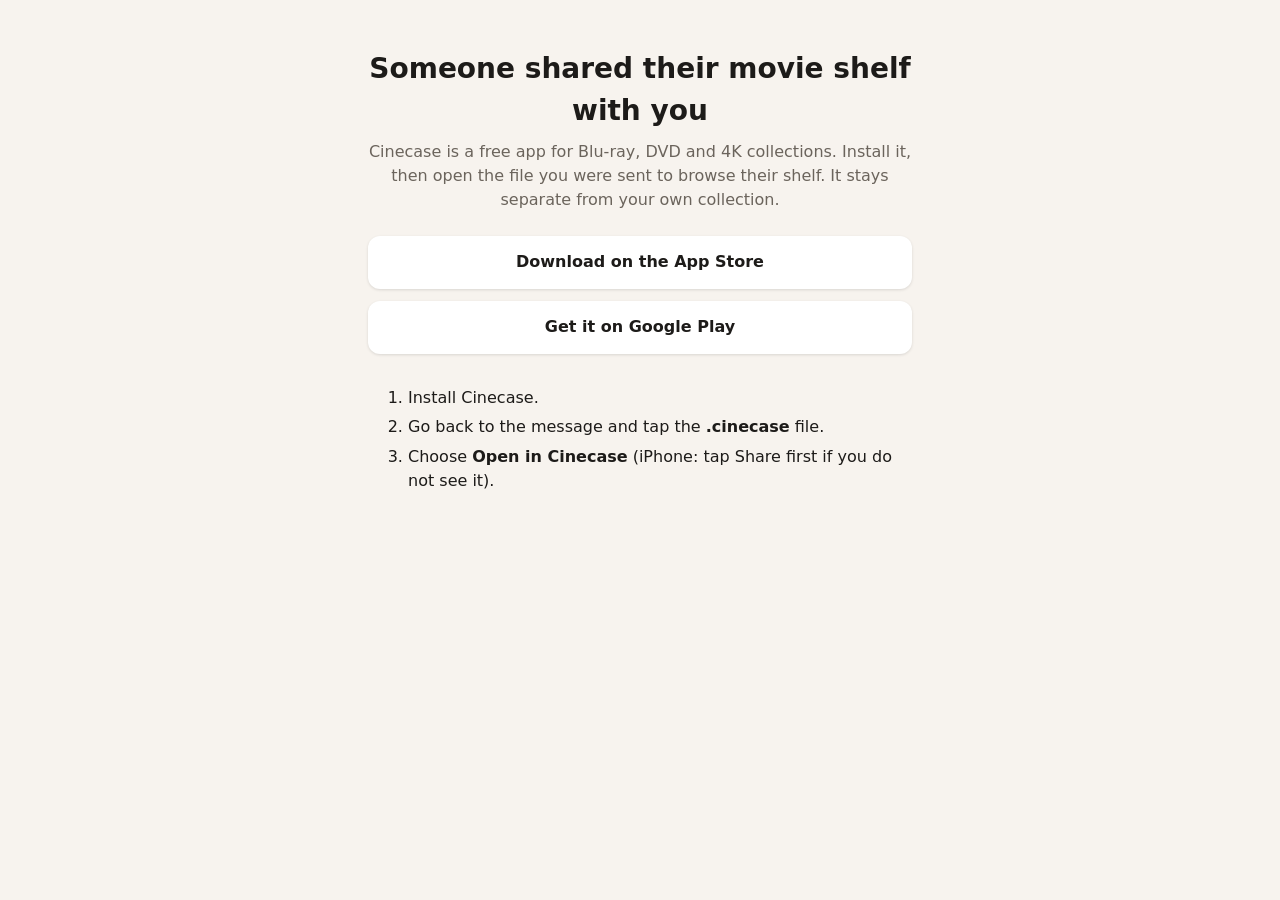
<file: get/index.html>
<!doctype html>
<html lang="en">
<head>
<meta charset="utf-8">
<meta name="viewport" content="width=device-width, initial-scale=1">
<meta name="robots" content="noindex">
<title>Get Cinecase</title>
<style>
  :root { color-scheme: light dark; --ink: #1d1b19; --muted: #6b645c; --ground: #f7f3ee; --card: #fff; }
  @media (prefers-color-scheme: dark) { :root { --ink: #f2ede6; --muted: #b3aaa0; --ground: #171513; --card: #221f1c; } }
  body { margin: 0; font: 16px/1.5 system-ui, -apple-system, "Segoe UI", sans-serif; color: var(--ink); background: var(--ground); }
  main { max-width: 34rem; margin: 0 auto; padding: 3rem 1.25rem; text-align: center; }
  h1 { font-size: 1.75rem; margin: 0 0 .5rem; }
  p { color: var(--muted); margin: 0 0 1.5rem; }
  .stores { display: grid; gap: .75rem; }
  a.store { display: block; padding: .9rem 1rem; border-radius: 12px; background: var(--card); color: var(--ink); text-decoration: none; font-weight: 700; box-shadow: 0 1px 3px rgba(0,0,0,.12); }
  a.store[data-match] { outline: 2px solid #2aa198; }
  .steps { text-align: left; margin-top: 2rem; }
  .steps li { margin: .35rem 0; }
</style>
</head>
<body>
<main>
  <h1>Someone shared their movie shelf with you</h1>
  <p>Cinecase is a free app for Blu-ray, DVD and 4K collections. Install it, then open the file you were sent to browse their shelf. It stays separate from your own collection.</p>
  <div class="stores">
    <a class="store" id="ios" href="https://apps.apple.com/app/id6789741630">Download on the App Store</a>
    <a class="store" id="android" href="https://play.google.com/store/apps/details?id=com.blurayshelf.movie_shelf">Get it on Google Play</a>
  </div>
  <ol class="steps">
    <li>Install Cinecase.</li>
    <li>Go back to the message and tap the <strong>.cinecase</strong> file.</li>
    <li>Choose <strong>Open in Cinecase</strong> (iPhone: tap Share first if you do not see it).</li>
  </ol>
</main>
<script>
  // Send a phone straight to its store; anything else sees both links.
  (function () {
    var ua = navigator.userAgent || "";
    var iPadOS = /Macintosh/.test(ua) && "ontouchend" in document;
    var target = /iPhone|iPad|iPod/.test(ua) || iPadOS ? "ios" : /Android/.test(ua) ? "android" : null;
    if (!target) return;
    var link = document.getElementById(target);
    link.setAttribute("data-match", "");
    // Only when opened from a link, so Back from the store returns to the steps.
    // Storage can be blocked; then show the links rather than risk a loop.
    try {
      if (sessionStorage.getItem("cinecase-get-redirected")) return;
      sessionStorage.setItem("cinecase-get-redirected", "1");
    } catch (e) { return; }
    location.href = link.href;
  })();
</script>
</body>
</html>
</file>
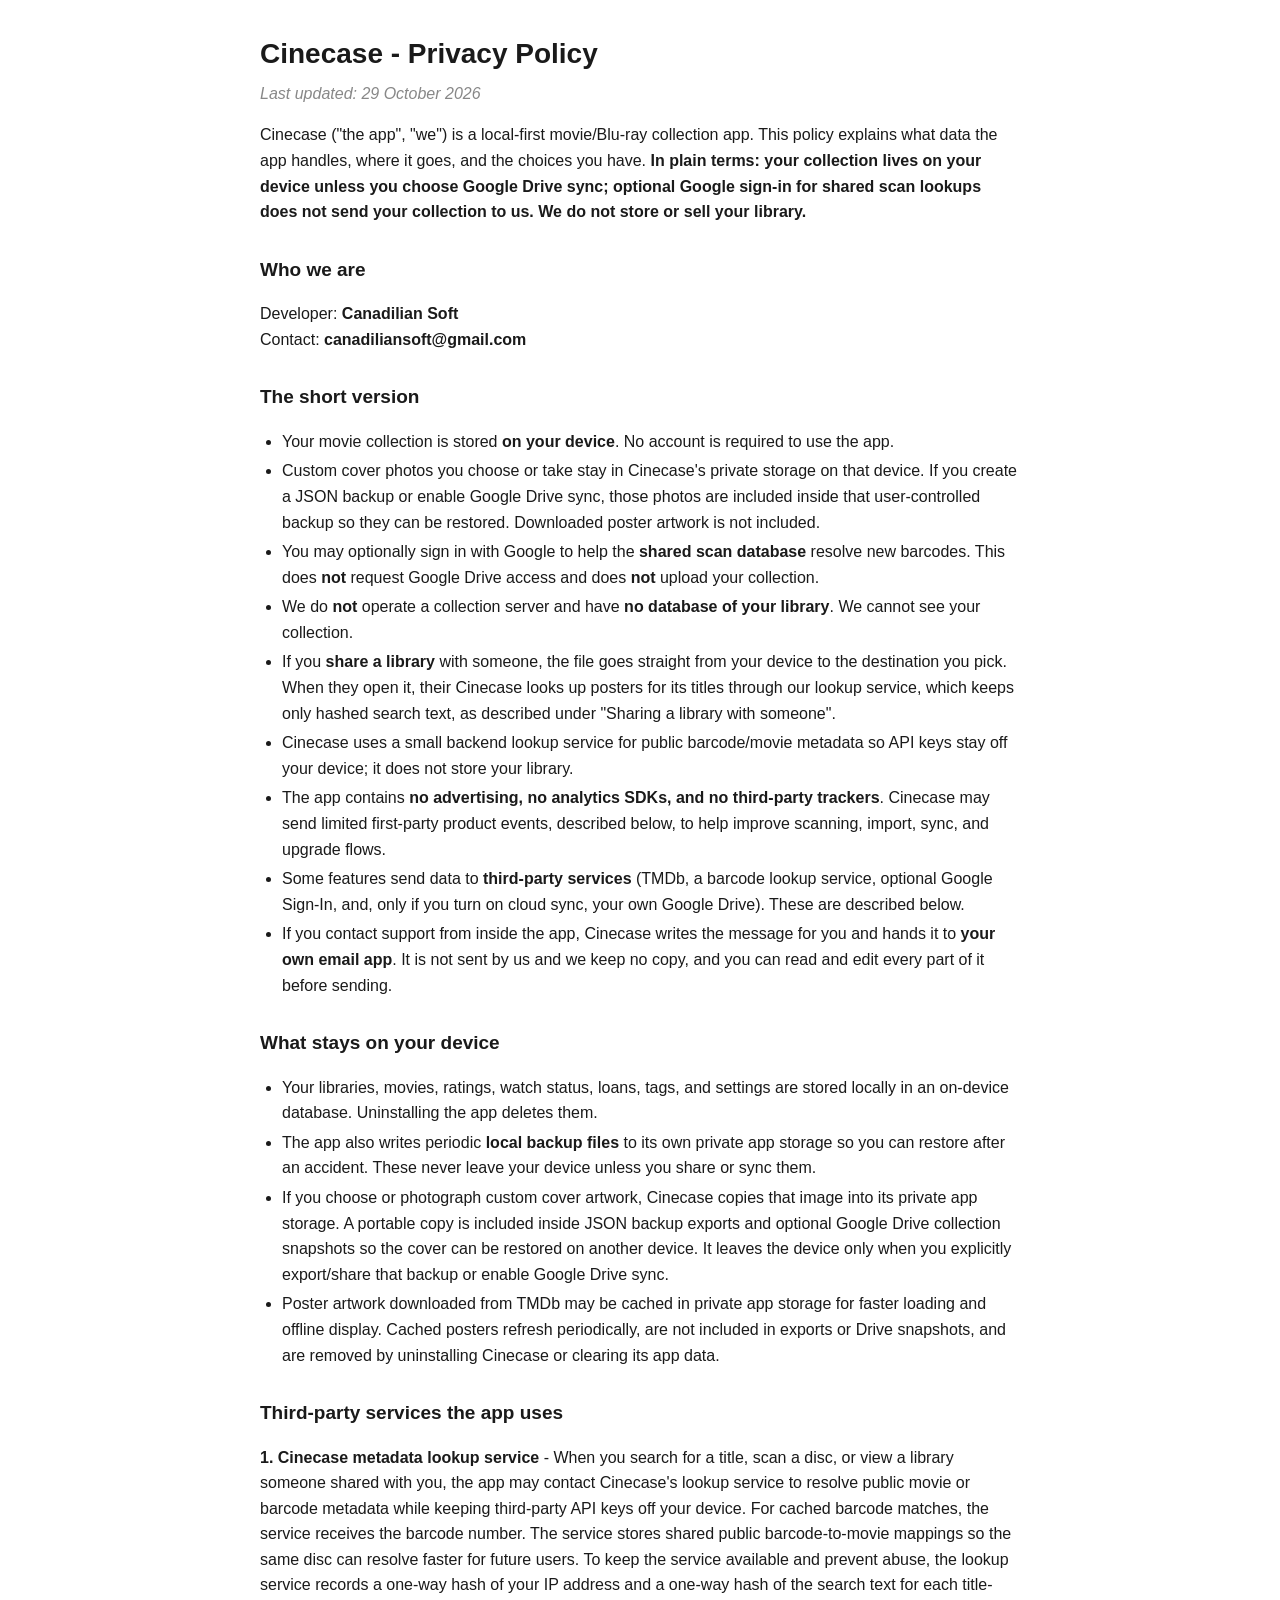
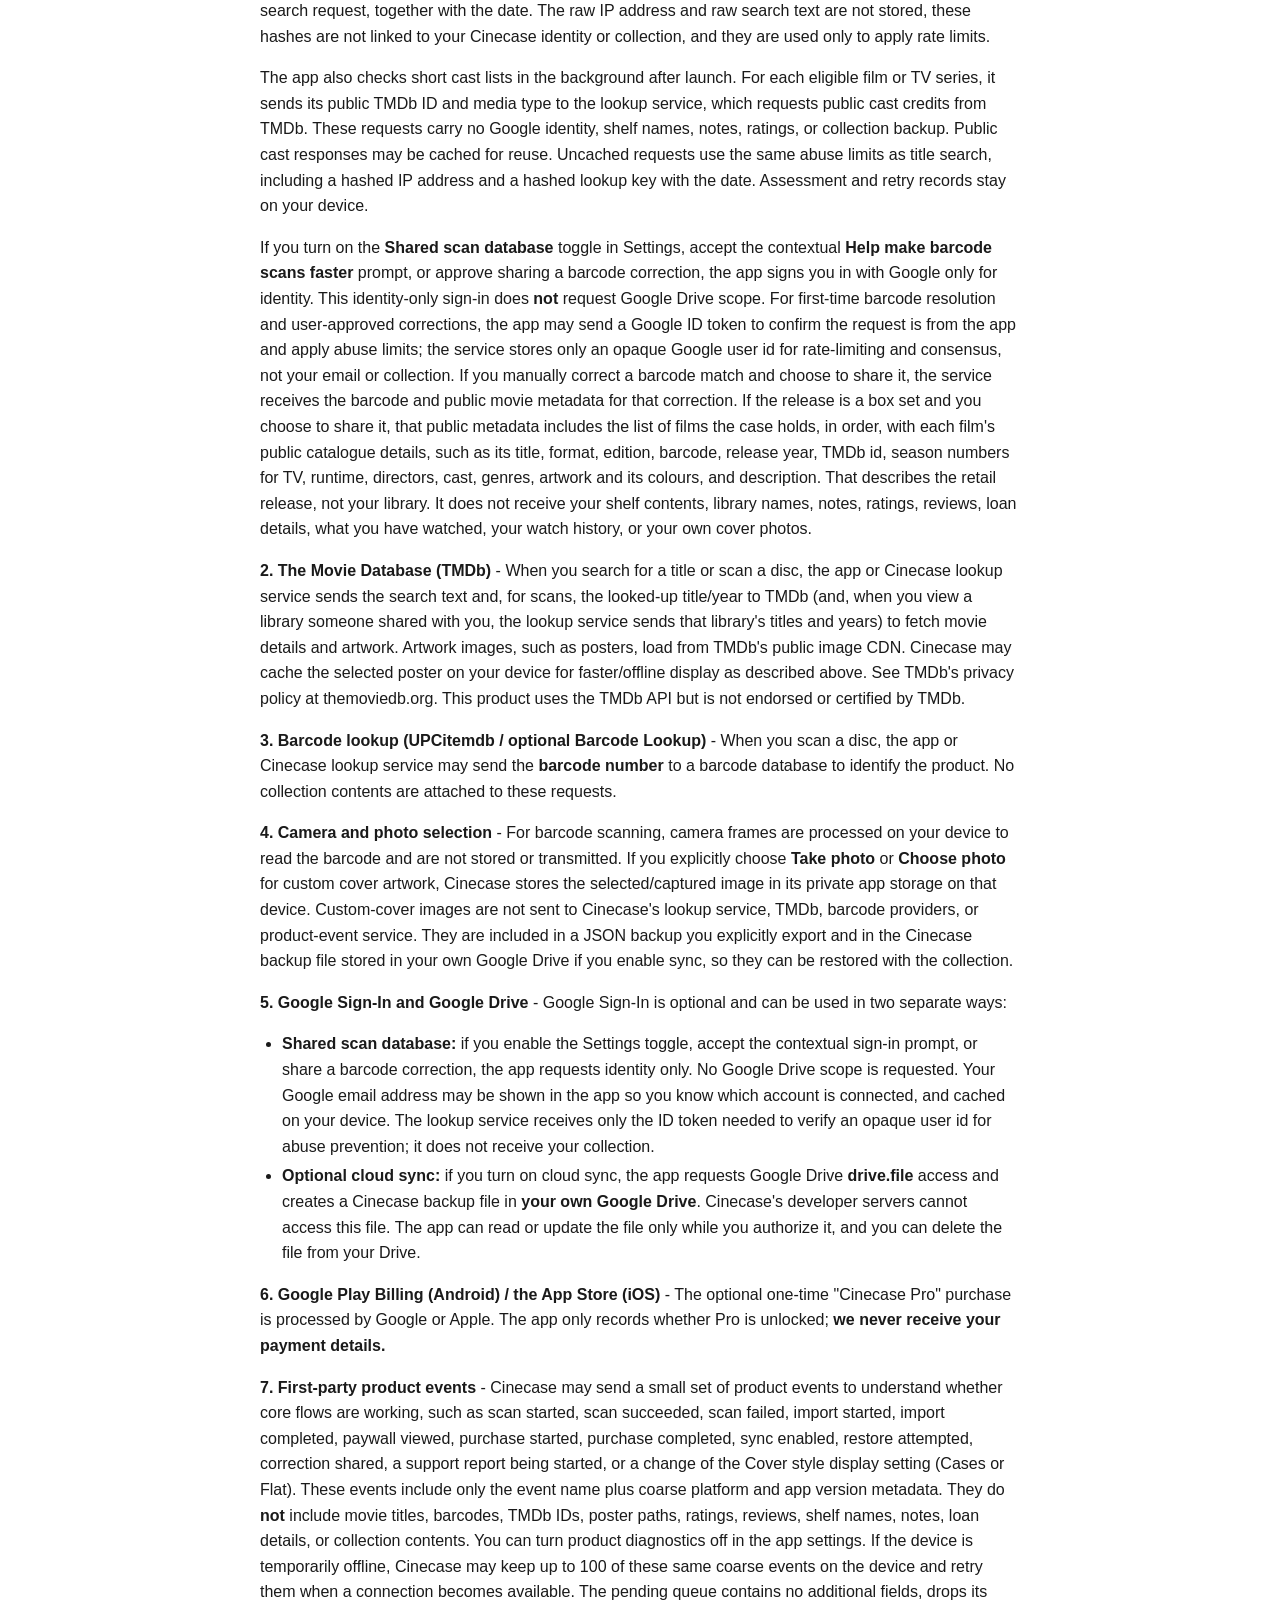
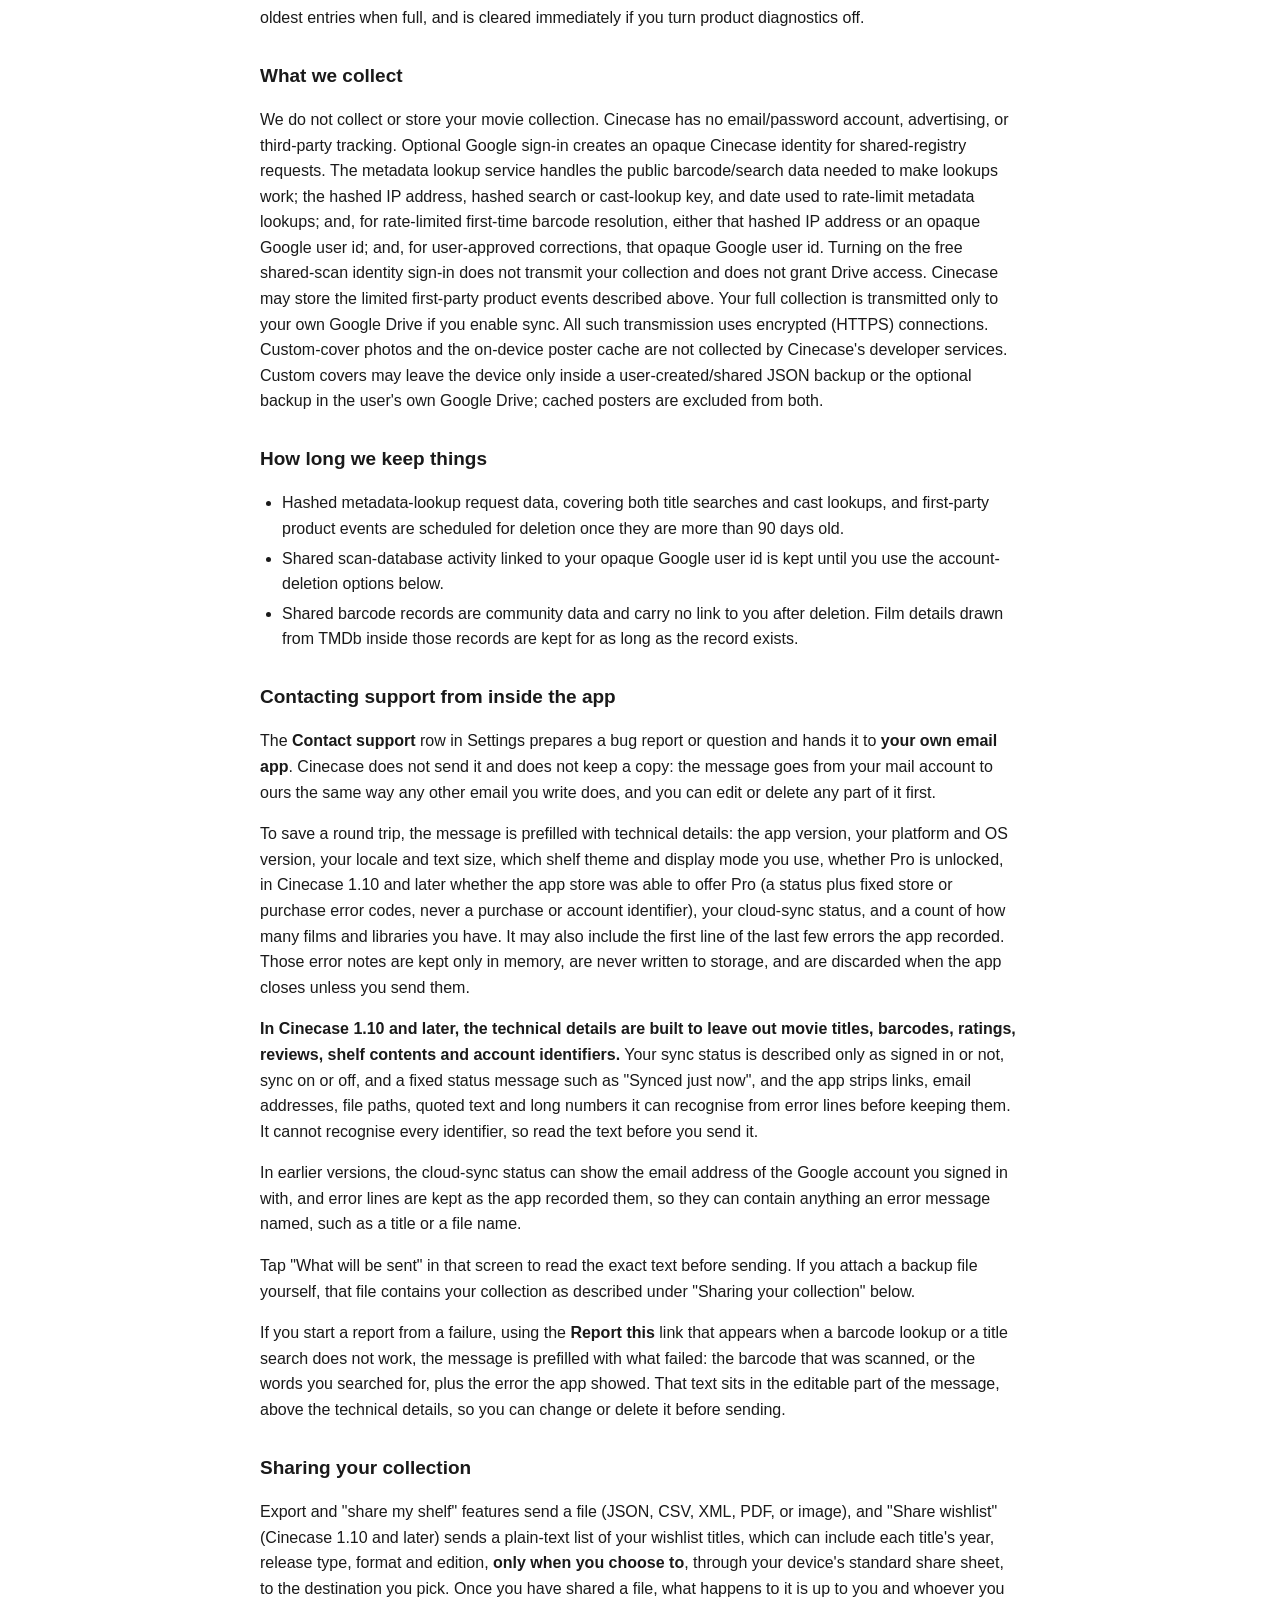
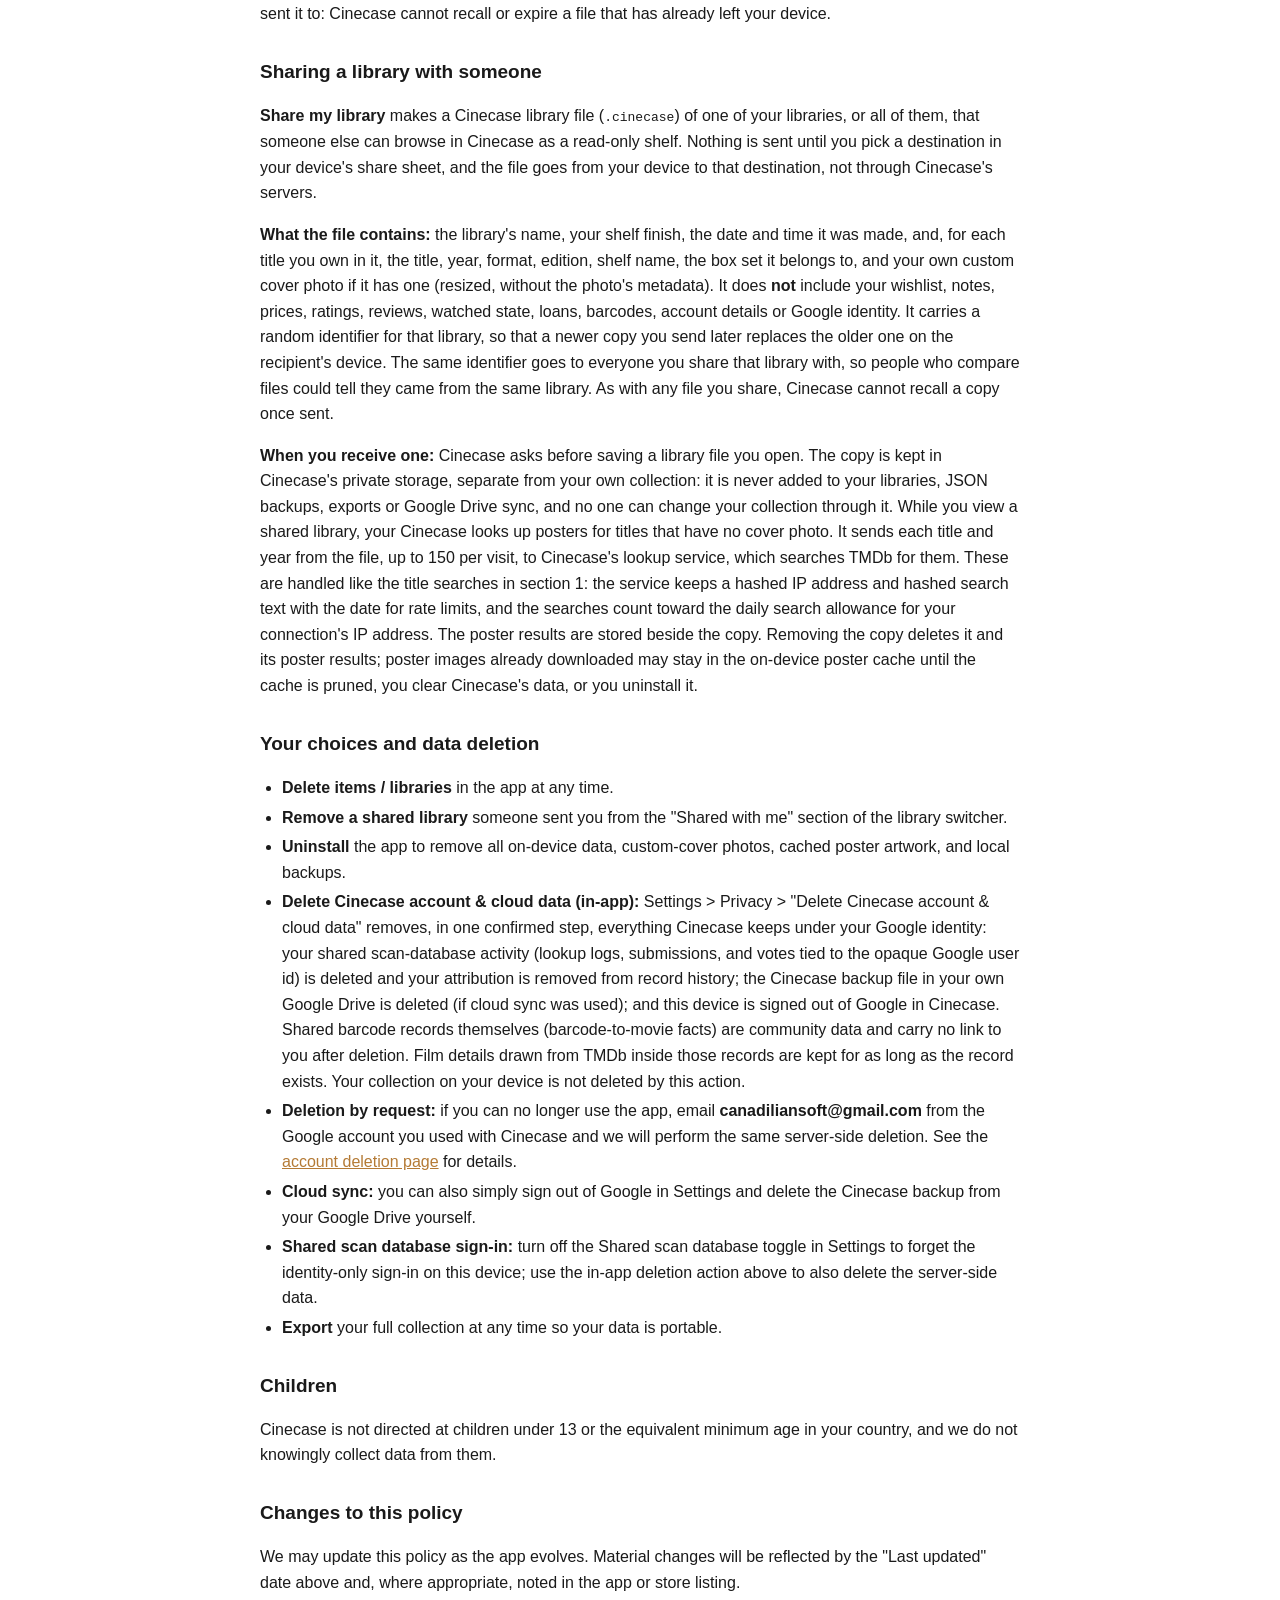
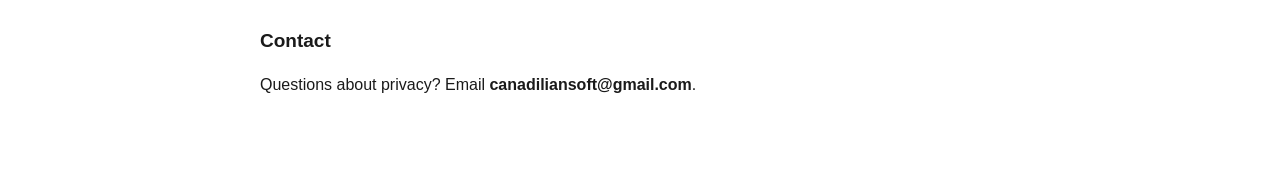
<file: privacy-policy/index.html>
<!doctype html>
<html lang="en">
<head>
<meta charset="utf-8">
<meta name="viewport" content="width=device-width, initial-scale=1">
<link rel="canonical" href="https://canadilian.com/privacy-policy/">
<title>Cinecase - Privacy Policy</title>
<style>
:root{color-scheme:light dark}
body{font-family:-apple-system,Segoe UI,Roboto,Helvetica,Arial,sans-serif;line-height:1.6;max-width:760px;margin:0 auto;padding:32px 20px 64px;color:#1a1a1a;background:#fff}
@media(prefers-color-scheme:dark){body{color:#e7e7e7;background:#15110d}a{color:#d9a05b}}
h1{font-size:28px;margin:0 0 4px}h2{font-size:19px;margin:30px 0 6px}
.muted{color:#888;margin-top:0}ul{padding-left:22px}li{margin:4px 0}
a{color:#b47a35}strong{font-weight:700}
</style>
</head>
<body>
<h1>Cinecase - Privacy Policy</h1>
<p class="muted"><em>Last updated: 29 October 2026</em></p>

<p>Cinecase ("the app", "we") is a local-first movie/Blu-ray collection app. This policy explains what data the app handles, where it goes, and the choices you have. <strong>In plain terms: your collection lives on your device unless you choose Google Drive sync; optional Google sign-in for shared scan lookups does not send your collection to us. We do not store or sell your library.</strong></p>

<h2>Who we are</h2>
<p>Developer: <strong>Canadilian Soft</strong><br>Contact: <strong>canadiliansoft@gmail.com</strong></p>

<h2>The short version</h2>
<ul>
<li>Your movie collection is stored <strong>on your device</strong>. No account is required to use the app.</li>
<li>Custom cover photos you choose or take stay in Cinecase's private storage on that device. If you create a JSON backup or enable Google Drive sync, those photos are included inside that user-controlled backup so they can be restored. Downloaded poster artwork is not included.</li>
<li>You may optionally sign in with Google to help the <strong>shared scan database</strong> resolve new barcodes. This does <strong>not</strong> request Google Drive access and does <strong>not</strong> upload your collection.</li>
<li>We do <strong>not</strong> operate a collection server and have <strong>no database of your library</strong>. We cannot see your collection.</li>
<li>If you <strong>share a library</strong> with someone, the file goes straight from your device to the destination you pick. When they open it, their Cinecase looks up posters for its titles through our lookup service, which keeps only hashed search text, as described under "Sharing a library with someone".</li>
<li>Cinecase uses a small backend lookup service for public barcode/movie metadata so API keys stay off your device; it does not store your library.</li>
<li>The app contains <strong>no advertising, no analytics SDKs, and no third-party trackers</strong>. Cinecase may send limited first-party product events, described below, to help improve scanning, import, sync, and upgrade flows.</li>
<li>Some features send data to <strong>third-party services</strong> (TMDb, a barcode lookup service, optional Google Sign-In, and, only if you turn on cloud sync, your own Google Drive). These are described below.</li>
<li>If you contact support from inside the app, Cinecase writes the message for you and hands it to <strong>your own email app</strong>. It is not sent by us and we keep no copy, and you can read and edit every part of it before sending.</li>
</ul>

<h2>What stays on your device</h2>
<ul>
<li>Your libraries, movies, ratings, watch status, loans, tags, and settings are stored locally in an on-device database. Uninstalling the app deletes them.</li>
<li>The app also writes periodic <strong>local backup files</strong> to its own private app storage so you can restore after an accident. These never leave your device unless you share or sync them.</li>
<li>If you choose or photograph custom cover artwork, Cinecase copies that image into its private app storage. A portable copy is included inside JSON backup exports and optional Google Drive collection snapshots so the cover can be restored on another device. It leaves the device only when you explicitly export/share that backup or enable Google Drive sync.</li>
<li>Poster artwork downloaded from TMDb may be cached in private app storage for faster loading and offline display. Cached posters refresh periodically, are not included in exports or Drive snapshots, and are removed by uninstalling Cinecase or clearing its app data.</li>
</ul>

<h2>Third-party services the app uses</h2>

<p><strong>1. Cinecase metadata lookup service</strong> - When you search for a title, scan a disc, or view a library someone shared with you, the app may contact Cinecase's lookup service to resolve public movie or barcode metadata while keeping third-party API keys off your device. For cached barcode matches, the service receives the barcode number. The service stores shared public barcode-to-movie mappings so the same disc can resolve faster for future users. To keep the service available and prevent abuse, the lookup service records a one-way hash of your IP address and a one-way hash of the search text for each title-search request, together with the date. The raw IP address and raw search text are not stored, these hashes are not linked to your Cinecase identity or collection, and they are used only to apply rate limits.</p>

<p>The app also checks short cast lists in the background after launch. For each eligible film or TV series, it sends its public TMDb ID and media type to the lookup service, which requests public cast credits from TMDb. These requests carry no Google identity, shelf names, notes, ratings, or collection backup. Public cast responses may be cached for reuse. Uncached requests use the same abuse limits as title search, including a hashed IP address and a hashed lookup key with the date. Assessment and retry records stay on your device.</p>

<p>If you turn on the <strong>Shared scan database</strong> toggle in Settings, accept the contextual <strong>Help make barcode scans faster</strong> prompt, or approve sharing a barcode correction, the app signs you in with Google only for identity. This identity-only sign-in does <strong>not</strong> request Google Drive scope. For first-time barcode resolution and user-approved corrections, the app may send a Google ID token to confirm the request is from the app and apply abuse limits; the service stores only an opaque Google user id for rate-limiting and consensus, not your email or collection. If you manually correct a barcode match and choose to share it, the service receives the barcode and public movie metadata for that correction. If the release is a box set and you choose to share it, that public metadata includes the list of films the case holds, in order, with each film's public catalogue details, such as its title, format, edition, barcode, release year, TMDb id, season numbers for TV, runtime, directors, cast, genres, artwork and its colours, and description. That describes the retail release, not your library. It does not receive your shelf contents, library names, notes, ratings, reviews, loan details, what you have watched, your watch history, or your own cover photos.</p>

<p><strong>2. The Movie Database (TMDb)</strong> - When you search for a title or scan a disc, the app or Cinecase lookup service sends the search text and, for scans, the looked-up title/year to TMDb (and, when you view a library someone shared with you, the lookup service sends that library's titles and years) to fetch movie details and artwork. Artwork images, such as posters, load from TMDb's public image CDN. Cinecase may cache the selected poster on your device for faster/offline display as described above. See TMDb's privacy policy at themoviedb.org. This product uses the TMDb API but is not endorsed or certified by TMDb.</p>

<p><strong>3. Barcode lookup (UPCitemdb / optional Barcode Lookup)</strong> - When you scan a disc, the app or Cinecase lookup service may send the <strong>barcode number</strong> to a barcode database to identify the product. No collection contents are attached to these requests.</p>

<p><strong>4. Camera and photo selection</strong> - For barcode scanning, camera frames are processed on your device to read the barcode and are not stored or transmitted. If you explicitly choose <strong>Take photo</strong> or <strong>Choose photo</strong> for custom cover artwork, Cinecase stores the selected/captured image in its private app storage on that device. Custom-cover images are not sent to Cinecase's lookup service, TMDb, barcode providers, or product-event service. They are included in a JSON backup you explicitly export and in the Cinecase backup file stored in your own Google Drive if you enable sync, so they can be restored with the collection.</p>

<p><strong>5. Google Sign-In and Google Drive</strong> - Google Sign-In is optional and can be used in two separate ways:</p>
<ul>
<li><strong>Shared scan database:</strong> if you enable the Settings toggle, accept the contextual sign-in prompt, or share a barcode correction, the app requests identity only. No Google Drive scope is requested. Your Google email address may be shown in the app so you know which account is connected, and cached on your device. The lookup service receives only the ID token needed to verify an opaque user id for abuse prevention; it does not receive your collection.</li>
<li><strong>Optional cloud sync:</strong> if you turn on cloud sync, the app requests Google Drive <strong>drive.file</strong> access and creates a Cinecase backup file in <strong>your own Google Drive</strong>. Cinecase's developer servers cannot access this file. The app can read or update the file only while you authorize it, and you can delete the file from your Drive.</li>
</ul>

<p><strong>6. Google Play Billing (Android) / the App Store (iOS)</strong> - The optional one-time "Cinecase Pro" purchase is processed by Google or Apple. The app only records whether Pro is unlocked; <strong>we never receive your payment details.</strong></p>

<p><strong>7. First-party product events</strong> - Cinecase may send a small set of product events to understand whether core flows are working, such as scan started, scan succeeded, scan failed, import started, import completed, paywall viewed, purchase started, purchase completed, sync enabled, restore attempted, correction shared, a support report being started, or a change of the Cover style display setting (Cases or Flat). These events include only the event name plus coarse platform and app version metadata. They do <strong>not</strong> include movie titles, barcodes, TMDb IDs, poster paths, ratings, reviews, shelf names, notes, loan details, or collection contents. You can turn product diagnostics off in the app settings. If the device is temporarily offline, Cinecase may keep up to 100 of these same coarse events on the device and retry them when a connection becomes available. The pending queue contains no additional fields, drops its oldest entries when full, and is cleared immediately if you turn product diagnostics off.</p>

<h2>What we collect</h2>
<p>We do not collect or store your movie collection. Cinecase has no email/password account, advertising, or third-party tracking. Optional Google sign-in creates an opaque Cinecase identity for shared-registry requests. The metadata lookup service handles the public barcode/search data needed to make lookups work; the hashed IP address, hashed search or cast-lookup key, and date used to rate-limit metadata lookups; and, for rate-limited first-time barcode resolution, either that hashed IP address or an opaque Google user id; and, for user-approved corrections, that opaque Google user id. Turning on the free shared-scan identity sign-in does not transmit your collection and does not grant Drive access. Cinecase may store the limited first-party product events described above. Your full collection is transmitted only to your own Google Drive if you enable sync. All such transmission uses encrypted (HTTPS) connections. Custom-cover photos and the on-device poster cache are not collected by Cinecase's developer services. Custom covers may leave the device only inside a user-created/shared JSON backup or the optional backup in the user's own Google Drive; cached posters are excluded from both.</p>

<h2>How long we keep things</h2>
<ul>
<li>Hashed metadata-lookup request data, covering both title searches and cast lookups, and first-party product events are scheduled for deletion once they are more than 90 days old.</li>
<li>Shared scan-database activity linked to your opaque Google user id is kept until you use the account-deletion options below.</li>
<li>Shared barcode records are community data and carry no link to you after deletion. Film details drawn from TMDb inside those records are kept for as long as the record exists.</li>
</ul>

<h2>Contacting support from inside the app</h2>
<p>The <strong>Contact support</strong> row in Settings prepares a bug report or question and hands it to <strong>your own email app</strong>. Cinecase does not send it and does not keep a copy: the message goes from your mail account to ours the same way any other email you write does, and you can edit or delete any part of it first.</p>
<p>To save a round trip, the message is prefilled with technical details: the app version, your platform and OS version, your locale and text size, which shelf theme and display mode you use, whether Pro is unlocked, in Cinecase 1.10 and later whether the app store was able to offer Pro (a status plus fixed store or purchase error codes, never a purchase or account identifier), your cloud-sync status, and a count of how many films and libraries you have. It may also include the first line of the last few errors the app recorded. Those error notes are kept only in memory, are never written to storage, and are discarded when the app closes unless you send them.</p>
<p><strong>In Cinecase 1.10 and later, the technical details are built to leave out movie titles, barcodes, ratings, reviews, shelf contents and account identifiers.</strong> Your sync status is described only as signed in or not, sync on or off, and a fixed status message such as "Synced just now", and the app strips links, email addresses, file paths, quoted text and long numbers it can recognise from error lines before keeping them. It cannot recognise every identifier, so read the text before you send it.</p>
<p>In earlier versions, the cloud-sync status can show the email address of the Google account you signed in with, and error lines are kept as the app recorded them, so they can contain anything an error message named, such as a title or a file name.</p>
<p>Tap "What will be sent" in that screen to read the exact text before sending. If you attach a backup file yourself, that file contains your collection as described under "Sharing your collection" below.</p>
<p>If you start a report from a failure, using the <strong>Report this</strong> link that appears when a barcode lookup or a title search does not work, the message is prefilled with what failed: the barcode that was scanned, or the words you searched for, plus the error the app showed. That text sits in the editable part of the message, above the technical details, so you can change or delete it before sending.</p>

<h2>Sharing your collection</h2>
<p>Export and "share my shelf" features send a file (JSON, CSV, XML, PDF, or image), and "Share wishlist" (Cinecase 1.10 and later) sends a plain-text list of your wishlist titles, which can include each title's year, release type, format and edition, <strong>only when you choose to</strong>, through your device's standard share sheet, to the destination you pick. Once you have shared a file, what happens to it is up to you and whoever you sent it to: Cinecase cannot recall or expire a file that has already left your device.</p>

<h2 id="shared-libraries">Sharing a library with someone</h2>
<p><strong>Share my library</strong> makes a Cinecase library file (<code>.cinecase</code>) of one of your libraries, or all of them, that someone else can browse in Cinecase as a read-only shelf. Nothing is sent until you pick a destination in your device's share sheet, and the file goes from your device to that destination, not through Cinecase's servers.</p>
<p><strong>What the file contains:</strong> the library's name, your shelf finish, the date and time it was made, and, for each title you own in it, the title, year, format, edition, shelf name, the box set it belongs to, and your own custom cover photo if it has one (resized, without the photo's metadata). It does <strong>not</strong> include your wishlist, notes, prices, ratings, reviews, watched state, loans, barcodes, account details or Google identity. It carries a random identifier for that library, so that a newer copy you send later replaces the older one on the recipient's device. The same identifier goes to everyone you share that library with, so people who compare files could tell they came from the same library. As with any file you share, Cinecase cannot recall a copy once sent.</p>
<p><strong>When you receive one:</strong> Cinecase asks before saving a library file you open. The copy is kept in Cinecase's private storage, separate from your own collection: it is never added to your libraries, JSON backups, exports or Google Drive sync, and no one can change your collection through it. While you view a shared library, your Cinecase looks up posters for titles that have no cover photo. It sends each title and year from the file, up to 150 per visit, to Cinecase's lookup service, which searches TMDb for them. These are handled like the title searches in section 1: the service keeps a hashed IP address and hashed search text with the date for rate limits, and the searches count toward the daily search allowance for your connection's IP address. The poster results are stored beside the copy. Removing the copy deletes it and its poster results; poster images already downloaded may stay in the on-device poster cache until the cache is pruned, you clear Cinecase's data, or you uninstall it.</p>

<h2 id="data-deletion">Your choices and data deletion</h2>
<ul>
<li><strong>Delete items / libraries</strong> in the app at any time.</li>
<li><strong>Remove a shared library</strong> someone sent you from the "Shared with me" section of the library switcher.</li>
<li><strong>Uninstall</strong> the app to remove all on-device data, custom-cover photos, cached poster artwork, and local backups.</li>
<li><strong>Delete Cinecase account &amp; cloud data (in-app):</strong> Settings &gt; Privacy &gt; "Delete Cinecase account &amp; cloud data" removes, in one confirmed step, everything Cinecase keeps under your Google identity: your shared scan-database activity (lookup logs, submissions, and votes tied to the opaque Google user id) is deleted and your attribution is removed from record history; the Cinecase backup file in your own Google Drive is deleted (if cloud sync was used); and this device is signed out of Google in Cinecase. Shared barcode records themselves (barcode-to-movie facts) are community data and carry no link to you after deletion. Film details drawn from TMDb inside those records are kept for as long as the record exists. Your collection on your device is not deleted by this action.</li>
<li><strong>Deletion by request:</strong> if you can no longer use the app, email <strong>canadiliansoft@gmail.com</strong> from the Google account you used with Cinecase and we will perform the same server-side deletion. See the <a href="../account-deletion/">account deletion page</a> for details.</li>
<li><strong>Cloud sync:</strong> you can also simply sign out of Google in Settings and delete the Cinecase backup from your Google Drive yourself.</li>
<li><strong>Shared scan database sign-in:</strong> turn off the Shared scan database toggle in Settings to forget the identity-only sign-in on this device; use the in-app deletion action above to also delete the server-side data.</li>
<li><strong>Export</strong> your full collection at any time so your data is portable.</li>
</ul>

<h2>Children</h2>
<p>Cinecase is not directed at children under 13 or the equivalent minimum age in your country, and we do not knowingly collect data from them.</p>

<h2>Changes to this policy</h2>
<p>We may update this policy as the app evolves. Material changes will be reflected by the "Last updated" date above and, where appropriate, noted in the app or store listing.</p>

<h2>Contact</h2>
<p>Questions about privacy? Email <strong>canadiliansoft@gmail.com</strong>.</p>

</body>
</html>
</file>
<file: interactive.css>
:root {--header-height:73px}
html {scroll-padding-top:calc(var(--header-height) + 16px)}
[id] {scroll-margin-top:0}
.skip-link {position:fixed;left:20px;top:-100px;z-index:100;background:var(--amber-soft);color:#17100b;padding:12px 20px}
.skip-link:focus {top:10px}
.button,.text-link {font-weight:750;text-underline-offset:6px}.button {display:inline-flex;gap:24px;align-items:center;min-height:48px;padding:14px 22px;background:var(--amber-soft);color:#21140e;border-radius:8px;text-decoration:none}.text-link {display:inline-block;padding-block:12px;color:var(--amber-soft)}
.migration-cta:hover {background:#49301c}.hero .promise {font-size:0.9375rem;font-weight:500}.hero .lead{font-size:1.25rem}.hero-art{transform:none}
.tour {padding:0;background:#100d0b;border-block:1px solid var(--line)}.tour-stage{overflow:hidden;position:relative;padding:35px 0 20px;background:radial-gradient(ellipse at 80% 50%,#372113 0,transparent 60%),#100d0b}
.tour-heading {display:flex;justify-content:space-between;align-items:center;gap:25px}.tour-heading h2{font-size:clamp(1.875rem,3.6vw,3rem)}.tour-heading .eyebrow{margin-bottom:10px}
.tour-slide{display:grid;grid-template-columns:1.1fr .9fr;align-items:center;gap:50px;padding:30px 0}.tour-copy {max-width:550px}.tour-copy h3{font-size:clamp(2.125rem,4.1vw,3.625rem);margin:20px 0;letter-spacing:-.035em;line-height:1.05}.tour-copy p:not(.chapter){font-size:1.125rem;color:var(--muted);max-width:480px}.tour-copy .detail-note{font-size:0.875rem!important}.chapter{color:var(--amber);font-weight:750;letter-spacing:.13em;font-size:0.875rem}
.tour-image{margin:0 auto;position:relative;width:240px;max-width:100%;height:450px;overflow:hidden;border-radius:24px;background:#2c1d11;box-shadow:var(--shadow)}.tour-image img{width:100%;height:auto;transform:translateY(-15%)}.tour-image figcaption{position:absolute;bottom:0;width:100%;padding:20px 8px 8px;background:linear-gradient(transparent,#100d0b 50%);text-align:center;color:var(--muted);font-size:0.75rem}
.tour-controls{display:none;align-items:center;justify-content:space-between;gap:20px}.chapter-links{display:flex;gap:8px}.chapter-links a {display:inline-flex;gap:10px;align-items:center;min-height:48px;border:1px solid var(--line);border-radius:6px;padding:8px 15px;text-decoration:none;font-size:0.875rem;color:var(--muted)}.chapter-links a[aria-current="step"]{background:var(--amber-soft);color:#21140e;border-color:var(--amber-soft)}.scroll-hint{color:var(--muted);font-size:0.875rem}.tour-progress{height:2px;background:var(--line);position:absolute;bottom:0;width:100%;display:none}.tour-progress span{display:block;height:100%;background:var(--amber);transform-origin:left;transform:scaleX(var(--progress,0))}
.tour.is-pinned{height:var(--tour-height,740vh)}.is-pinned .tour-stage{position:sticky;top:var(--header-height);height:calc(100vh - var(--header-height));display:flex;flex-direction:column;justify-content:space-between}.is-pinned .tour-window{overflow:clip;flex:1;min-height:0}.is-pinned .tour-track{display:flex;height:100%;transform:translate3d(calc(var(--progress,0) * var(--tour-travel,-400%)),0,0);will-change:transform}.is-pinned .tour-slide{flex:0 0 100%;height:100%;min-width:0;padding:20px 0}.is-pinned .tour-image{height:min(450px,100%)}.is-pinned .tour-controls{display:flex}.is-pinned .tour-progress{display:block}
.migration{background:linear-gradient(180deg,#24170f,#160f0a);border-bottom:1px solid var(--line)}.migration-layout{display:grid;grid-template-columns:1fr 1fr;gap:100px;align-items:start}.migration-intro{position:sticky;top:130px}.migration-intro h2{font-size:clamp(2.5rem,5vw,4.0625rem)}.migration-intro>p:not(.eyebrow){max-width:470px;color:var(--muted)}.migration-intro .button{margin-top:15px}.detail-note{font-size:0.875rem;color:var(--muted)}.migration-step{padding:25px 0 60px;border-top:1px solid var(--line);min-height:280px}.step-number{font-size:1rem;color:var(--amber);font-variant-numeric:tabular-nums}.migration-step h3{font-size:1.875rem;line-height:1.13;margin:18px 0}.migration-step p{color:var(--muted);font-size:1.125rem}.migration-step strong{color:var(--ink);font-weight:600}.migration-step .detail-note{font-size:0.875rem}.file-label{display:inline-block;padding:10px 14px;border:1px solid var(--line);border-radius:5px;color:var(--amber-soft);font-size:0.875rem}
.migration-faq{margin-top:70px;max-width:900px}.migration-faq details{border-top:1px solid var(--line)}.migration-faq details:last-child{border-bottom:1px solid var(--line)}summary{cursor:pointer;padding:24px 30px 24px 0;font-size:1.25rem;font-weight:650}details>div{padding:0 25px 22px 0;color:var(--muted)}details p{max-width:750px;margin-top:0}.download{text-align:center}.download>p:not(.eyebrow){color:var(--muted);font-size:1.25rem}.download .store-actions{justify-content:center;margin-bottom:20px}
.feature {transition:background .2s}.feature:hover{background:#402718}
@media(min-width:901px) and (min-height:701px) and (prefers-reduced-motion:no-preference){.reveal-ready{opacity:.35;transform:translateY(18px);transition:opacity .65s,transform .65s}.reveal-ready.is-visible{opacity:1;transform:none}}
@media(max-width:1000px){.migration-layout{gap:45px}.tour-slide{gap:28px}.chapter-links a{padding-inline:10px}}
@media(max-width:900px){.hero-art{transform:none}.migration-intro{position:static}.tour-heading{align-items:flex-start}.tour-heading>.text-link{font-size:0.875rem;white-space:nowrap}.tour-image{width:260px;height:490px}.tour-slide{border-bottom:1px solid var(--line);padding:45px 0}.migration-layout{grid-template-columns:1fr}.migration-steps{display:grid;grid-template-columns:repeat(3,1fr);gap:24px}.migration-step{min-height:0;padding-bottom:20px}.migration-step h3{font-size:1.5625rem}.tour-copy h3{font-size:2.375rem}}
@media(max-width:620px){:root{--header-height:73px}.brand{gap:8px;font-size:0.9375rem}nav{gap:10px}.hero{padding-top:35px}.hero-copy{text-align:left}.hero h1{font-size:clamp(2.5rem,11vw,3.625rem)}.hero .lead{font-size:1.125rem}.hero .promise{font-size:0.875rem}.hero .store-actions{justify-content:flex-start;gap:10px}.store-badge-google{width:165px}.store-badge-app{width:143px}.migration-cta strong{font-size:1rem}.hero-art .hero-composite{max-width:420px}.tour-heading{display:block}.tour-heading>.text-link{margin-top:10px}.tour-slide{grid-template-columns:1fr;gap:28px}.tour-copy h3{font-size:2.375rem}.tour-copy .text-link{display:none}.tour-image{width:260px;height:490px}.migration-steps{display:block}.migration-step{padding:25px 0 40px}.migration-faq{margin-top:30px}summary{font-size:1.125rem}.migration-intro h2{font-size:2.75rem}.download .store-actions{gap:10px}}
@media(prefers-reduced-motion:reduce){html{scroll-behavior:auto}*,*::before,*::after{animation:none!important;transition:none!important}.hero-art{transform:none}.migration-intro{position:static}.reveal-ready{opacity:1;transform:none}}
/* Frame the phone area of the existing marketing screenshots. */
.tour-image img{width:132%;max-width:none;transform:translate(-12%,-29%)}
@media(max-height:700px){.migration-intro{position:static}}
/* Contain decorative overflow without changing vertical scrolling. */
body{overflow-x:clip}
@media(min-width:1200px) and (min-height:850px){.tour-image{width:300px;height:565px}.is-pinned .tour-image{height:min(565px,100%)}}

/* Place the untouched simulator capture only inside the existing phone screen.
   Coordinates follow the original 1080 x 1350 artwork. */
.hero-composite{position:relative;aspect-ratio:4 / 5}
.hero-composite .hero-background{display:block;width:100%;height:auto}
.hero-composite .hero-screen{position:absolute;left:28.333333%;top:17.259259%;width:42.407407%;height:76.074074%;max-width:none;object-fit:cover;object-position:center;border-radius:10.3% / 4.6%}

.mobile-nav{display:none;position:relative}
.nav-links{gap:clamp(12px,1.5vw,22px)}
.mobile-nav summary{padding:10px 4px;min-height:44px;font-size:1rem}
.mobile-nav-links{position:absolute;right:0;top:100%;width:min(20rem,calc(100vw - 28px));padding:12px;background:#21140e;border:1px solid var(--line);border-radius:12px;box-shadow:var(--shadow)}
.mobile-nav-links a{display:block;padding:12px;color:var(--ink);font-size:1rem;text-decoration:none}
@media(max-width:900px){.nav-links{display:none}.mobile-nav{display:block}}

h1,h2,h3{overflow-wrap:anywhere}
nav{flex-wrap:wrap}

/* Full app captures retain their complete UI, unlike the older marketing crops. */
.tour-image--screen{background:#100d0b}
.tour-image--screen img{width:100%;height:100%;object-fit:contain;transform:none}
.tour-controls,.chapter-links{flex-wrap:wrap}

.tour-image video{display:block;width:100%;height:100%;object-fit:cover;transform:none}
</file>
